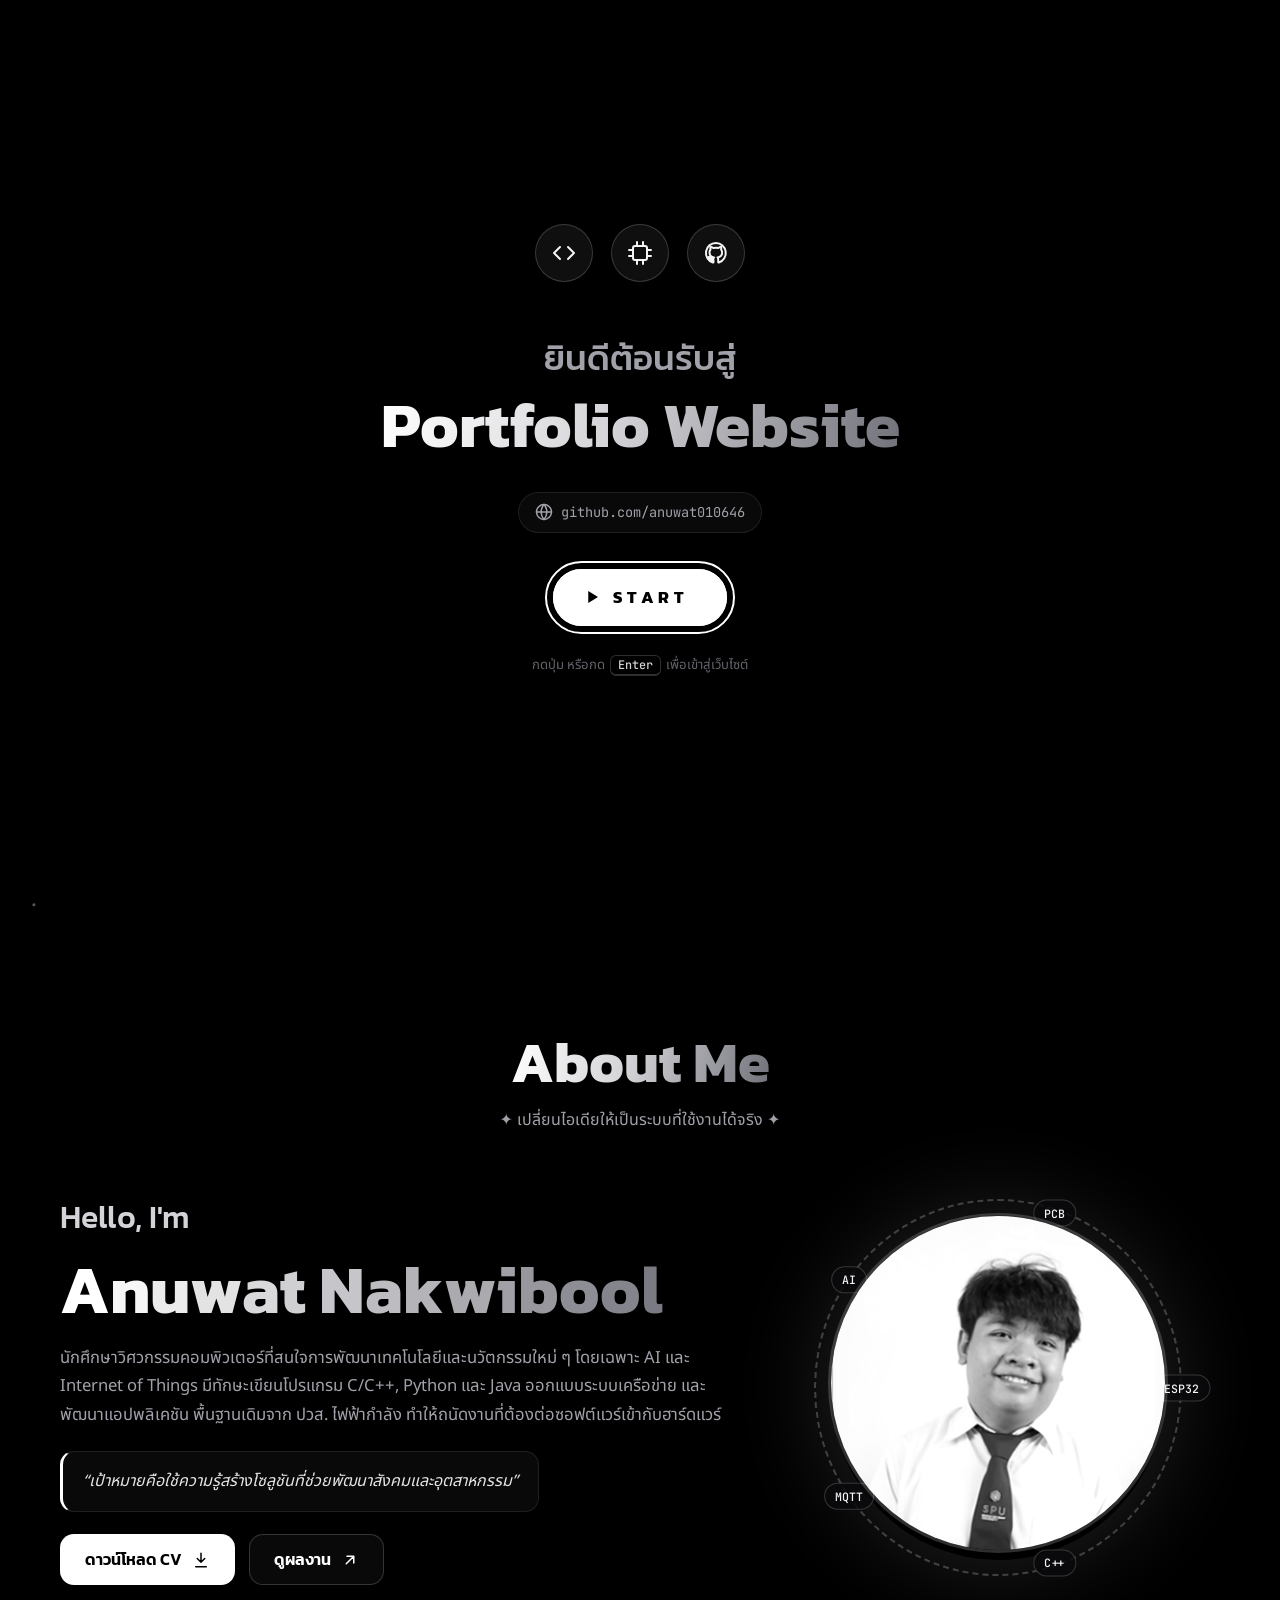
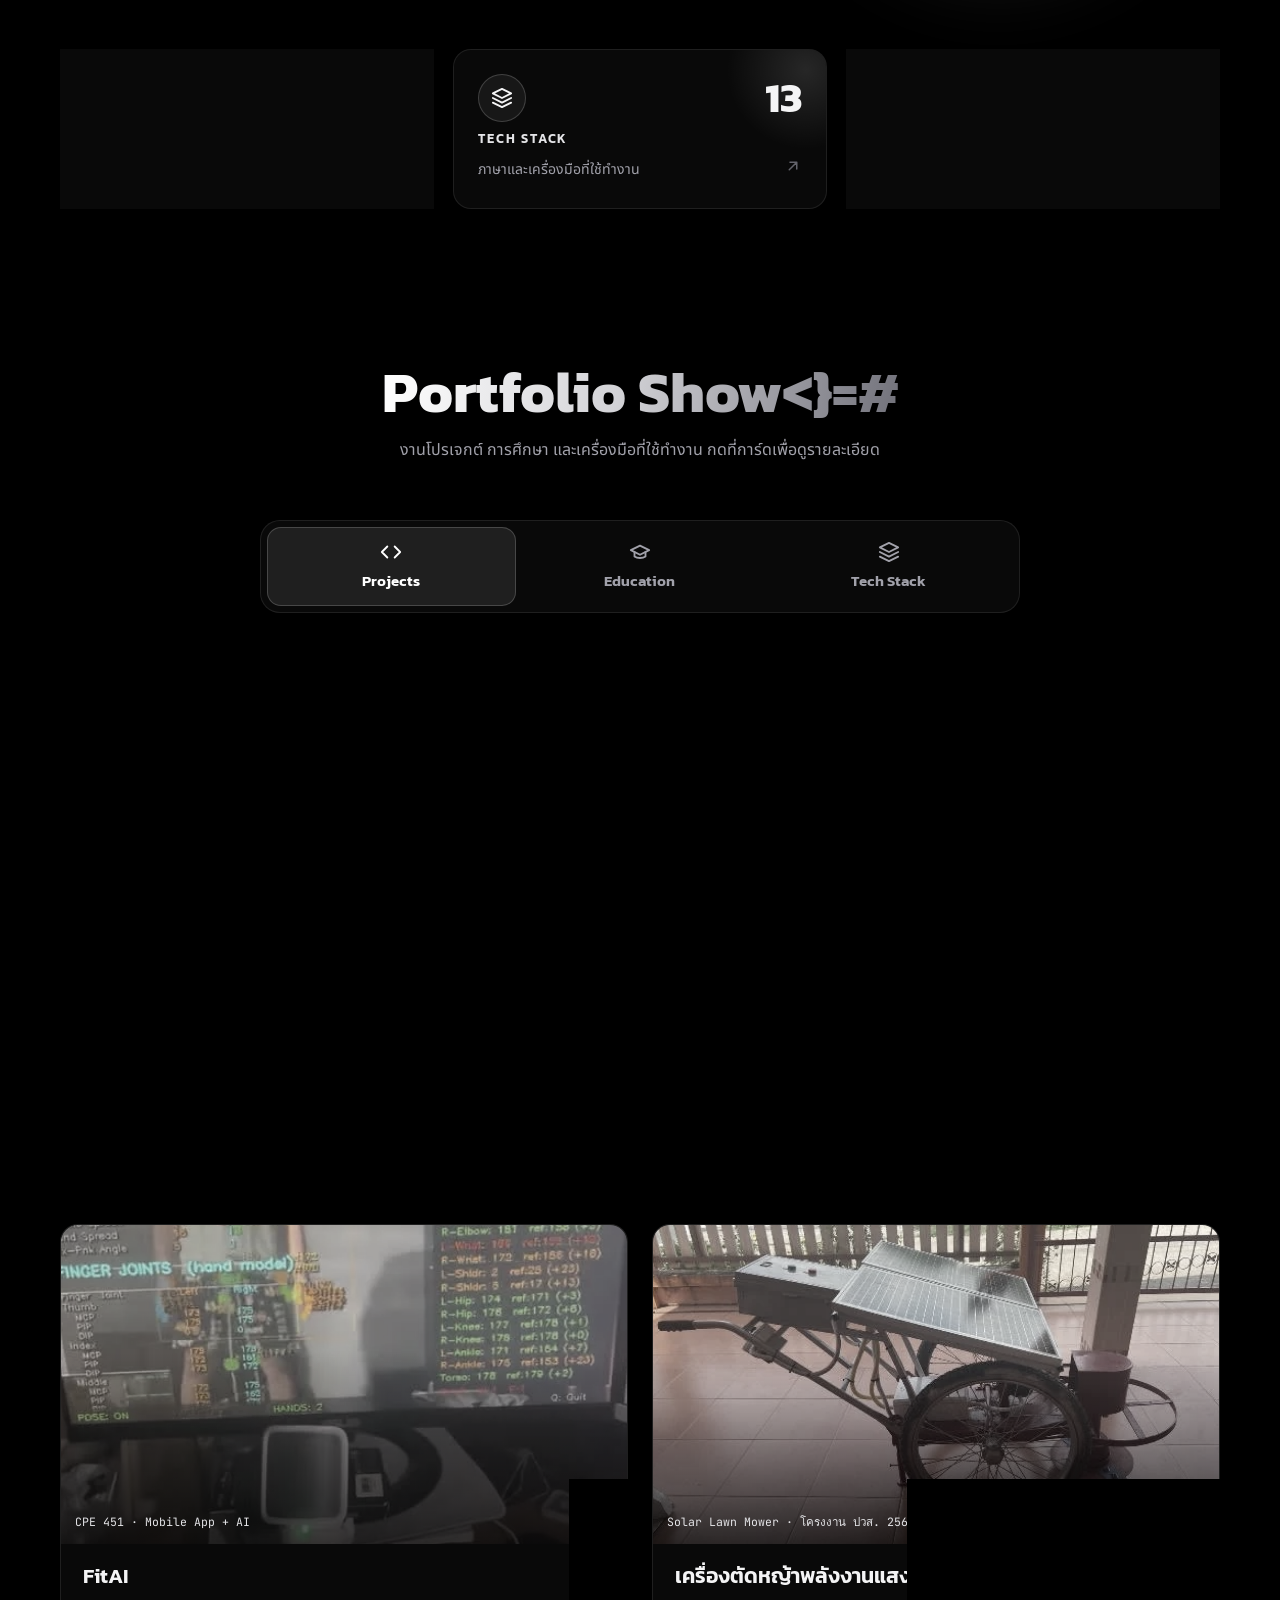
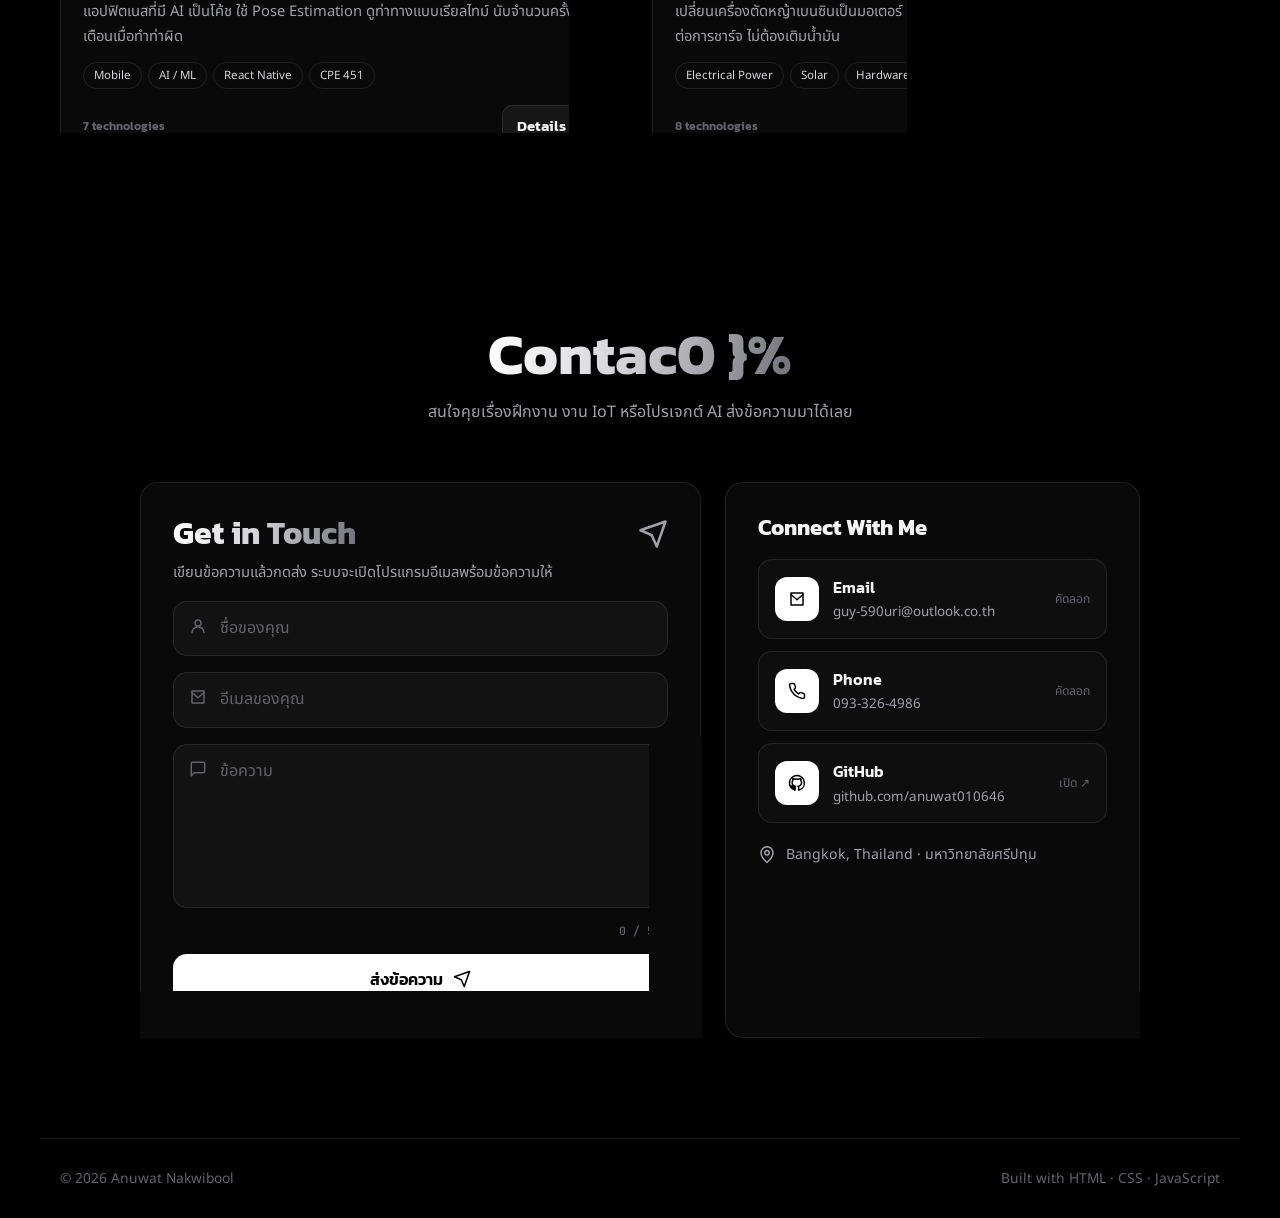
<file: index.html>
<!DOCTYPE html>
<html lang="th">
<head>
  <meta charset="UTF-8">
  <meta name="viewport" content="width=device-width, initial-scale=1.0, viewport-fit=cover">
  <title>Anuwat Nakwibool</title>
  <meta name="description" content="พอร์ตโฟลิโอของอนุวัตร นาควิบูลย์ นักศึกษาวิศวกรรมคอมพิวเตอร์ มหาวิทยาลัยศรีปทุม งาน IoT, Embedded และ AI">
  <link rel="preconnect" href="https://fonts.googleapis.com">
  <link rel="preconnect" href="https://fonts.gstatic.com" crossorigin>
  <link rel="stylesheet" href="https://fonts.googleapis.com/css2?family=Kanit:wght@400;500;600;700&family=Noto+Sans+Thai:wght@400;500;600&family=JetBrains+Mono:wght@400;500&display=swap">
  <link rel="stylesheet" href="css/style.css">
</head>
<body>

<!-- ============ WELCOME SCREEN ============ -->
<div class="welcome" id="welcome" role="dialog" aria-label="หน้าต้อนรับ">
  <div class="w-icons">
    <span><svg viewBox="0 0 24 24"><path d="M8 6 2 12l6 6M16 6l6 6-6 6"/></svg></span>
    <span><svg viewBox="0 0 24 24"><rect x="5" y="5" width="14" height="14" rx="2"/><path d="M9 1v4M15 1v4M9 19v4M15 19v4M1 9h4M1 15h4M19 9h4M19 15h4"/></svg></span>
    <span><svg viewBox="0 0 24 24"><path d="M12 2a10 10 0 0 0-3.2 19.5c.5.1.7-.2.7-.5v-1.7c-2.8.6-3.4-1.3-3.4-1.3-.5-1.2-1.1-1.5-1.1-1.5-.9-.6.1-.6.1-.6 1 .1 1.5 1 1.5 1 .9 1.5 2.4 1.1 2.9.8.1-.7.4-1.1.6-1.3-2.2-.3-4.6-1.1-4.6-5 0-1.1.4-2 1-2.7-.1-.3-.4-1.3.1-2.7 0 0 .8-.3 2.7 1a9.4 9.4 0 0 1 5 0c1.9-1.3 2.7-1 2.7-1 .5 1.4.2 2.4.1 2.7.6.7 1 1.6 1 2.7 0 3.9-2.4 4.7-4.6 5 .4.3.7.9.7 1.9V21c0 .3.2.6.7.5A10 10 0 0 0 12 2z"/></svg></span>
  </div>
  <h2><span>ยินดีต้อนรับสู่</span><br><b id="welcomeType">Portfolio Website</b></h2>
  <p class="w-url"><svg viewBox="0 0 24 24"><circle cx="12" cy="12" r="10"/><path d="M2 12h20M12 2a15 15 0 0 1 0 20M12 2a15 15 0 0 0 0 20"/></svg>github.com/anuwat010646</p>
  <button class="start-btn" id="startBtn" type="button"><span class="pulse" aria-hidden="true"></span><svg viewBox="0 0 24 24"><path d="M7 4l13 8-13 8z"/></svg>START</button>
  <p class="w-hint">กดปุ่ม หรือกด <kbd>Enter</kbd> เพื่อเข้าสู่เว็บไซต์</p>
</div>

<div class="progress" id="progress" aria-hidden="true"></div>
<div class="cur-dot" id="curDot" aria-hidden="true"></div><div class="cur-ring" id="curRing" aria-hidden="true"></div>

<!-- background -->
<div class="bg" aria-hidden="true"><i class="blob b1"></i><i class="blob b2"></i><i class="blob b3"></i><i class="grid"></i></div>

<!-- ============ NAVBAR ============ -->
<header class="nav" id="nav">
  <div class="nav-in">
    <a class="logo" href="#home" aria-label="Anuwat Nakwibool · Computer Engineering">AN<span>/CPE</span></a>
    <nav class="links" id="links" aria-label="เมนู">
      <a href="#home" class="on">Home</a>
      <a href="#about">About</a>
      <a href="#portfolio">Portfolio</a>
      <a href="#contact">Contact</a>
    </nav>
    <button class="burger" id="burger" type="button" aria-label="เปิดเมนู" aria-expanded="false"><i></i><i></i></button>
  </div>
</header>

<main>
  <!-- ============ HOME ============ -->
  <section class="home" id="home">
    <canvas class="net" id="net" aria-hidden="true"></canvas>
    <i class="spot" aria-hidden="true"></i>
    <div class="home-left reveal">
      <span class="badge"><b>✦</b> Ready to Innovate</span>
      <h1>
        <span class="h-line" data-scramble>Computer Engineering</span>
        <span class="h-line grad" data-scramble>Student</span>
      </h1>
      <p class="typed"><span id="typed"></span><i class="caret"></i></p>
      <p class="home-desc">นักศึกษาวิศวกรรมคอมพิวเตอร์ มหาวิทยาลัยศรีปทุม ชอบให้โค้ดขยับของจริง ตั้งแต่ออกแบบ PCB เขียนเฟิร์มแวร์ ESP32 ไปจนถึงเทรนโมเดล AI และทำแอปมือถือ</p>
      <div class="chips">
        <span>ESP32</span><span>C / C++</span><span>Python</span><span>MQTT</span><span>React Native</span>
      </div>
      <div class="ctas">
        <a class="btn primary magnet" href="#portfolio">ดูผลงาน <svg viewBox="0 0 24 24"><path d="M7 17 17 7M8 7h9v9"/></svg></a>
        <a class="btn ghost magnet" href="#contact">ติดต่อ <svg viewBox="0 0 24 24"><path d="M4 4h16v16H4z"/><path d="m4 6 8 7 8-7"/></svg></a>
      </div>
      <div class="socials">
        <a href="https://github.com/anuwat010646" target="_blank" rel="noopener" aria-label="GitHub"><svg viewBox="0 0 24 24"><path d="M12 2a10 10 0 0 0-3.2 19.5c.5.1.7-.2.7-.5v-1.7c-2.8.6-3.4-1.3-3.4-1.3-.5-1.2-1.1-1.5-1.1-1.5-.9-.6.1-.6.1-.6 1 .1 1.5 1 1.5 1 .9 1.5 2.4 1.1 2.9.8.1-.7.4-1.1.6-1.3-2.2-.3-4.6-1.1-4.6-5 0-1.1.4-2 1-2.7-.1-.3-.4-1.3.1-2.7 0 0 .8-.3 2.7 1a9.4 9.4 0 0 1 5 0c1.9-1.3 2.7-1 2.7-1 .5 1.4.2 2.4.1 2.7.6.7 1 1.6 1 2.7 0 3.9-2.4 4.7-4.6 5 .4.3.7.9.7 1.9V21c0 .3.2.6.7.5A10 10 0 0 0 12 2z"/></svg></a>
        <button type="button" data-copy="guy-590uri@outlook.co.th" aria-label="คัดลอกอีเมล"><svg viewBox="0 0 24 24"><path d="M4 4h16v16H4z"/><path d="m4 6 8 7 8-7"/></svg></button>
        <button type="button" data-copy="093-326-4986" aria-label="คัดลอกเบอร์โทร"><svg viewBox="0 0 24 24"><path d="M22 16.9v3a2 2 0 0 1-2.2 2 19.8 19.8 0 0 1-8.6-3.1 19.5 19.5 0 0 1-6-6A19.8 19.8 0 0 1 2.1 4.2 2 2 0 0 1 4.1 2h3a2 2 0 0 1 2 1.7c.1 1 .4 1.9.7 2.8a2 2 0 0 1-.5 2.1L8 9.9a16 16 0 0 0 6 6l1.3-1.3a2 2 0 0 1 2.1-.4c.9.3 1.8.6 2.8.7a2 2 0 0 1 1.7 2z"/></svg></button>
      </div>
    </div>

    <div class="home-right reveal">
      <div class="tilt" id="tilt">
        <div class="code-win">
          <div class="cw-bar">
            <i></i><i></i><i></i>
            <div class="cw-tabs" role="tablist" aria-label="ไฟล์ตัวอย่าง">
              <button type="button" role="tab" aria-selected="true" data-file="0">main.cpp</button>
              <button type="button" role="tab" aria-selected="false" data-file="1">trigger_esp.py</button>
              <button type="button" role="tab" aria-selected="false" data-file="2">pose_ws.js</button>
            </div>
            <button class="run" id="runBtn" type="button" aria-label="รันโค้ด"><svg viewBox="0 0 24 24"><path d="M6 4l14 8-14 8z"/></svg>Run</button>
          </div>
          <pre id="codeBox" aria-label="ตัวอย่างโค้ดจากโปรเจกต์"></pre>
          <div class="serial">
            <div class="serial-bar"><span><i class="dot" id="serialDot"></i><b id="serialName">Serial Monitor</b></span><span id="serialBaud">115200 baud</span></div>
            <div class="serial-out" id="serialOut" aria-live="polite"><span class="d">กด ▶ Run เพื่อดูผลลัพธ์</span></div>
          </div>
          <i class="glare" aria-hidden="true"></i>
        </div>
        <div class="float f1" data-depth="40"><b id="fRelay">4</b><span>Relays</span></div>
        <div class="float f2" data-depth="60"><b>MQTT</b><span>plant/data</span></div>
        <div class="float f3" data-depth="50"><b id="fReps">35</b><span>reps · AI</span></div>
      </div>
    </div>
    <a class="scroll-cue" href="#about" aria-label="เลื่อนลง"><span></span>scroll</a>
  </section>

  <!-- ============ ABOUT ============ -->
  <section class="about" id="about">
    <header class="sec-title reveal">
      <h2 data-scramble>About Me</h2>
      <p>✦ เปลี่ยนไอเดียให้เป็นระบบที่ใช้งานได้จริง ✦</p>
    </header>

    <div class="about-grid">
      <div class="about-text reveal">
        <p class="hello">Hello, I'm</p>
        <h3 class="grad name-fx" id="nameFx" tabindex="0" role="button" aria-label="Anuwat Nakwibool กดเพื่อสลับเป็นชื่อภาษาไทย">Anuwat Nakwibool</h3>
        <p class="about-p">นักศึกษาวิศวกรรมคอมพิวเตอร์ที่สนใจการพัฒนาเทคโนโลยีและนวัตกรรมใหม่ ๆ โดยเฉพาะ AI และ Internet of Things มีทักษะเขียนโปรแกรม C/C++, Python และ Java ออกแบบระบบเครือข่าย และพัฒนาแอปพลิเคชัน พื้นฐานเดิมจาก ปวส. ไฟฟ้ากำลัง ทำให้ถนัดงานที่ต้องต่อซอฟต์แวร์เข้ากับฮาร์ดแวร์</p>
        <blockquote>“เป้าหมายคือใช้ความรู้สร้างโซลูชันที่ช่วยพัฒนาสังคมและอุตสาหกรรม”</blockquote>
        <div class="ctas">
          <a class="btn primary cv-btn" href="files/Resume_Anuwat_Nakwibool.pdf" download>ดาวน์โหลด CV <svg viewBox="0 0 24 24"><path d="M12 3v12M7 10l5 5 5-5M5 21h14"/></svg></a>
          <a class="btn ghost" href="#portfolio">ดูผลงาน <svg viewBox="0 0 24 24"><path d="M7 17 17 7M8 7h9v9"/></svg></a>
        </div>
      </div>

      <div class="photo-wrap reveal">
        <div class="ring"></div>
        <div class="orbit" aria-hidden="true"><span style="--a:0deg">ESP32</span><span style="--a:72deg">C++</span><span style="--a:144deg">MQTT</span><span style="--a:216deg">AI</span><span style="--a:288deg">PCB</span></div>
        <img class="photo" src="images/profile.webp" alt="อนุวัตร นาควิบูลย์" width="852" height="1008">
      </div>
    </div>

    <div class="stats" id="stats"></div>
  </section>

  <!-- ============ PORTFOLIO SHOWCASE ============ -->
  <section class="portfolio" id="portfolio">
    <header class="sec-title reveal">
      <h2 data-scramble>Portfolio Showcase</h2>
      <p>งานโปรเจกต์ การศึกษา และเครื่องมือที่ใช้ทำงาน กดที่การ์ดเพื่อดูรายละเอียด</p>
    </header>

    <div class="tabs reveal" role="tablist" aria-label="หมวดผลงาน">
      <span class="tab-ind" id="tabInd" aria-hidden="true"></span>
      <button role="tab" aria-selected="true" data-tab="projects" id="t-projects"><svg viewBox="0 0 24 24"><path d="M8 6 2 12l6 6M16 6l6 6-6 6"/></svg>Projects</button>
      <button role="tab" aria-selected="false" data-tab="education" id="t-education"><svg viewBox="0 0 24 24"><path d="M22 10 12 5 2 10l10 5 10-5z"/><path d="M6 12v5c3 2 9 2 12 0v-5"/></svg>Education</button>
      <button role="tab" aria-selected="false" data-tab="tech" id="t-tech"><svg viewBox="0 0 24 24"><path d="M12 2 2 7l10 5 10-5-10-5zM2 17l10 5 10-5M2 12l10 5 10-5"/></svg>Tech Stack</button>
    </div>

    <div class="panel" role="tabpanel" id="p-projects" aria-labelledby="t-projects"><div class="proj-grid" id="projGrid"></div></div>
    <div class="panel" role="tabpanel" id="p-education" aria-labelledby="t-education" hidden><div class="edu-grid" id="eduGrid"><i class="edu-fill" id="eduFill"></i></div></div>
    <div class="panel" role="tabpanel" id="p-tech" aria-labelledby="t-tech" hidden><div class="marquee" aria-hidden="true"><div class="mq-track" id="mqTrack"></div></div><div class="tech-grid" id="techGrid"></div>
      <div class="langs" id="langs"></div>
    </div>
  </section>

  <!-- ============ CONTACT ============ -->
  <section class="contact" id="contact">
    <header class="sec-title reveal">
      <h2 data-scramble>Contact Me</h2>
      <p>สนใจคุยเรื่องฝึกงาน งาน IoT หรือโปรเจกต์ AI ส่งข้อความมาได้เลย</p>
    </header>

    <div class="contact-grid">
      <form class="glass form reveal" id="form" novalidate>
        <div class="f-head">
          <h3 class="grad">Get in Touch</h3>
          <svg viewBox="0 0 24 24"><path d="m22 2-7 20-4-9-9-4 20-7z"/></svg>
        </div>
        <p class="f-sub">เขียนข้อความแล้วกดส่ง ระบบจะเปิดโปรแกรมอีเมลพร้อมข้อความให้</p>
        <label class="field"><svg viewBox="0 0 24 24"><circle cx="12" cy="8" r="4"/><path d="M4 21a8 8 0 0 1 16 0"/></svg><input id="fName" name="name" placeholder="ชื่อของคุณ" required></label>
        <label class="field"><svg viewBox="0 0 24 24"><path d="M4 4h16v16H4z"/><path d="m4 6 8 7 8-7"/></svg><input id="fEmail" name="email" type="email" placeholder="อีเมลของคุณ" required></label>
        <label class="field area"><svg viewBox="0 0 24 24"><path d="M21 15a2 2 0 0 1-2 2H7l-4 4V5a2 2 0 0 1 2-2h14a2 2 0 0 1 2 2z"/></svg><textarea id="fMsg" name="message" rows="5" placeholder="ข้อความ" required></textarea></label>
        <p class="f-err" id="fErr" hidden></p>
        <button class="btn primary wide" type="submit">ส่งข้อความ <svg viewBox="0 0 24 24"><path d="m22 2-7 20-4-9-9-4 20-7z"/></svg></button>
      </form>

      <div class="glass connect reveal">
        <h3>Connect With Me</h3>
        <button class="c-item" type="button" data-copy="guy-590uri@outlook.co.th">
          <span class="c-ic"><svg viewBox="0 0 24 24"><path d="M4 4h16v16H4z"/><path d="m4 6 8 7 8-7"/></svg></span>
          <span><b>Email</b><small>guy-590uri@outlook.co.th</small></span><em>คัดลอก</em>
        </button>
        <button class="c-item" type="button" data-copy="093-326-4986">
          <span class="c-ic"><svg viewBox="0 0 24 24"><path d="M22 16.9v3a2 2 0 0 1-2.2 2 19.8 19.8 0 0 1-8.6-3.1 19.5 19.5 0 0 1-6-6A19.8 19.8 0 0 1 2.1 4.2 2 2 0 0 1 4.1 2h3a2 2 0 0 1 2 1.7c.1 1 .4 1.9.7 2.8a2 2 0 0 1-.5 2.1L8 9.9a16 16 0 0 0 6 6l1.3-1.3a2 2 0 0 1 2.1-.4c.9.3 1.8.6 2.8.7a2 2 0 0 1 1.7 2z"/></svg></span>
          <span><b>Phone</b><small>093-326-4986</small></span><em>คัดลอก</em>
        </button>
        <a class="c-item" href="https://github.com/anuwat010646" target="_blank" rel="noopener">
          <span class="c-ic"><svg viewBox="0 0 24 24"><path d="M12 2a10 10 0 0 0-3.2 19.5c.5.1.7-.2.7-.5v-1.7c-2.8.6-3.4-1.3-3.4-1.3-.5-1.2-1.1-1.5-1.1-1.5-.9-.6.1-.6.1-.6 1 .1 1.5 1 1.5 1 .9 1.5 2.4 1.1 2.9.8.1-.7.4-1.1.6-1.3-2.2-.3-4.6-1.1-4.6-5 0-1.1.4-2 1-2.7-.1-.3-.4-1.3.1-2.7 0 0 .8-.3 2.7 1a9.4 9.4 0 0 1 5 0c1.9-1.3 2.7-1 2.7-1 .5 1.4.2 2.4.1 2.7.6.7 1 1.6 1 2.7 0 3.9-2.4 4.7-4.6 5 .4.3.7.9.7 1.9V21c0 .3.2.6.7.5A10 10 0 0 0 12 2z"/></svg></span>
          <span><b>GitHub</b><small>github.com/anuwat010646</small></span><em>เปิด ↗</em>
        </a>
        <div class="loc"><svg viewBox="0 0 24 24"><path d="M12 22s8-7 8-13a8 8 0 0 0-16 0c0 6 8 13 8 13z"/><circle cx="12" cy="9" r="3"/></svg>Bangkok, Thailand · มหาวิทยาลัยศรีปทุม</div>
      </div>
    </div>
  </section>
</main>

<button class="to-top" id="toTop" type="button" aria-label="กลับขึ้นด้านบน"><svg class="ring-svg" viewBox="0 0 48 48"><circle cx="24" cy="24" r="21"/><circle id="toTopRing" cx="24" cy="24" r="21"/></svg><svg viewBox="0 0 24 24"><path d="M12 19V5M5 12l7-7 7 7"/></svg></button>

<footer class="foot">
  <span>© 2026 Anuwat Nakwibool</span>
  <span>Built with HTML · CSS · JavaScript</span>
</footer>

<!-- ============ PROJECT DETAIL ============ -->
<div class="detail" id="detail" role="dialog" aria-modal="true" aria-labelledby="dTitle" hidden>
  <div class="d-in" id="dBody"></div>
</div>

<!-- lightbox + toast -->
<dialog id="zoom" aria-label="ภาพขยาย">
  <form method="dialog"><button class="x" type="submit" aria-label="ปิด">✕</button></form>
  <img id="zoomImg" alt="">
  <p id="zoomCap"></p>
</dialog>
<div class="toast" id="toast" role="status" hidden></div>

<script src="js/data.js"></script>
<script src="js/main.js"></script>
</body>
</html>
</file>
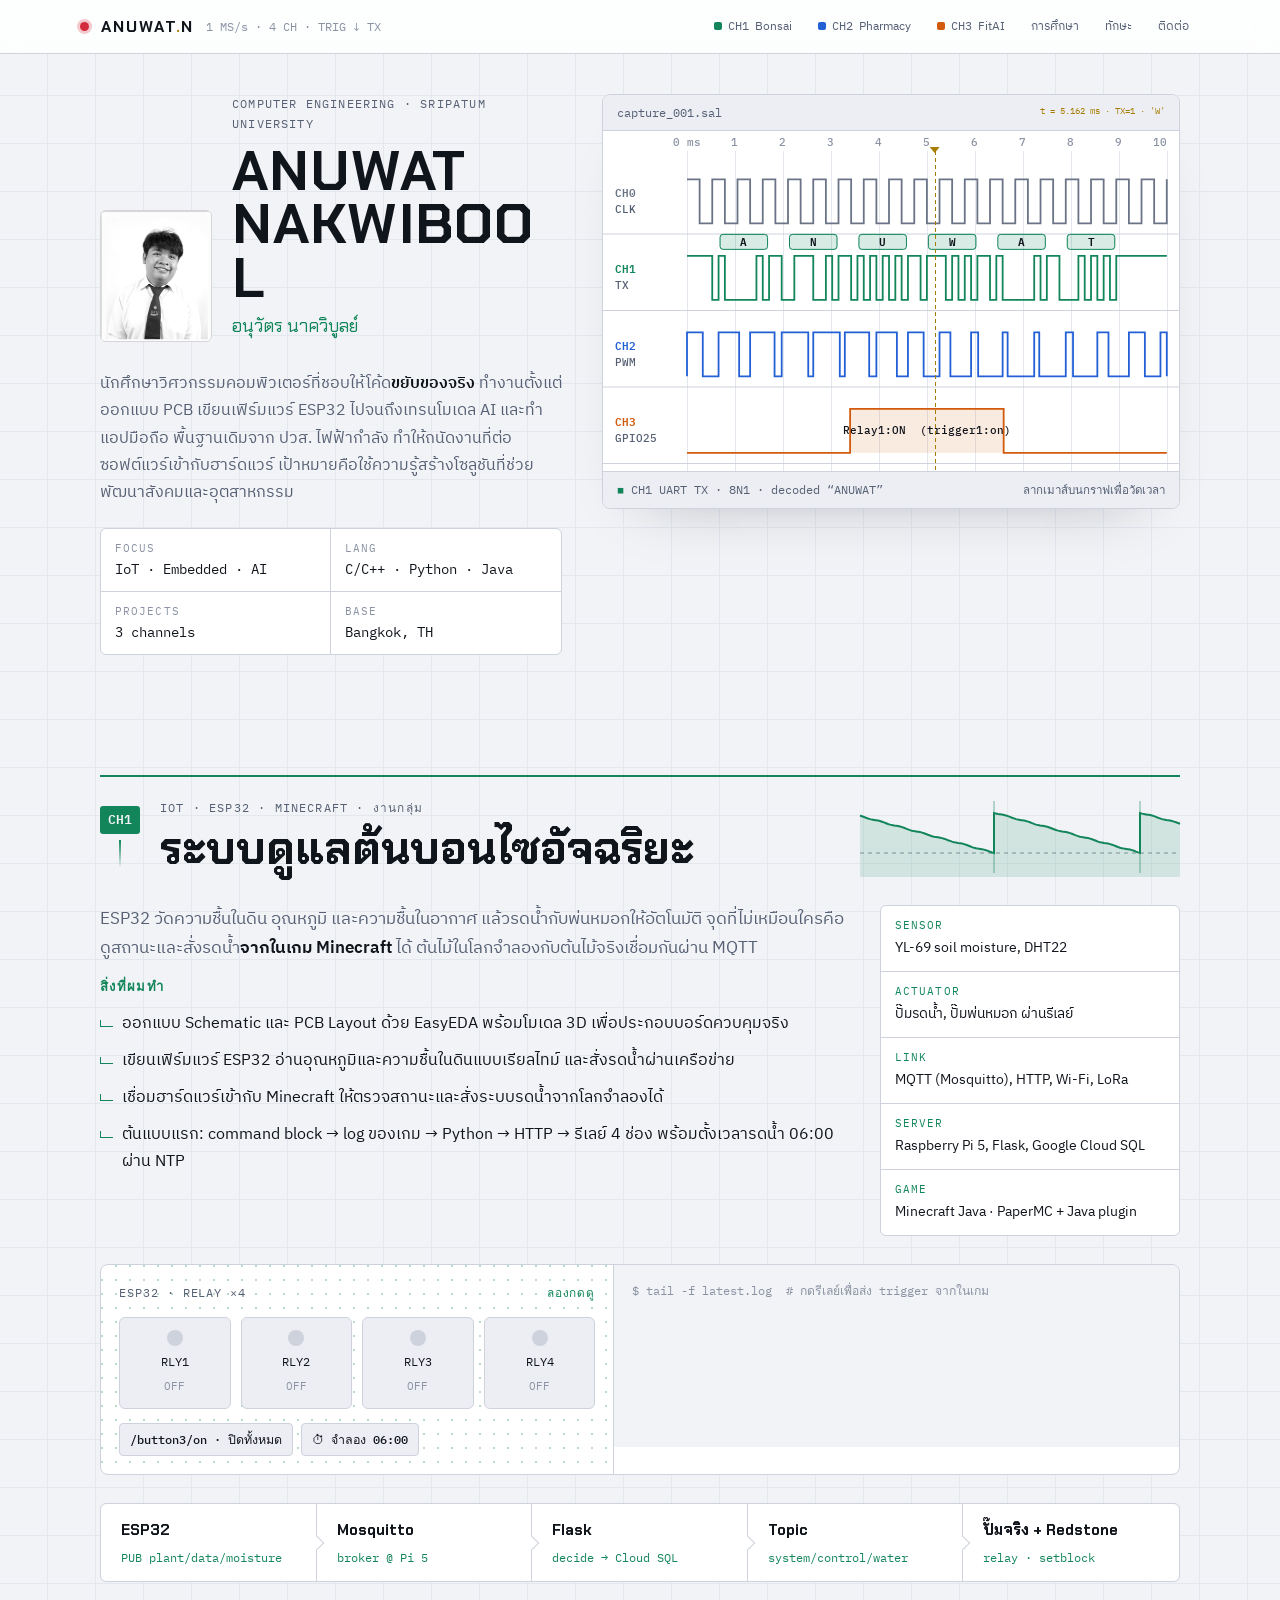
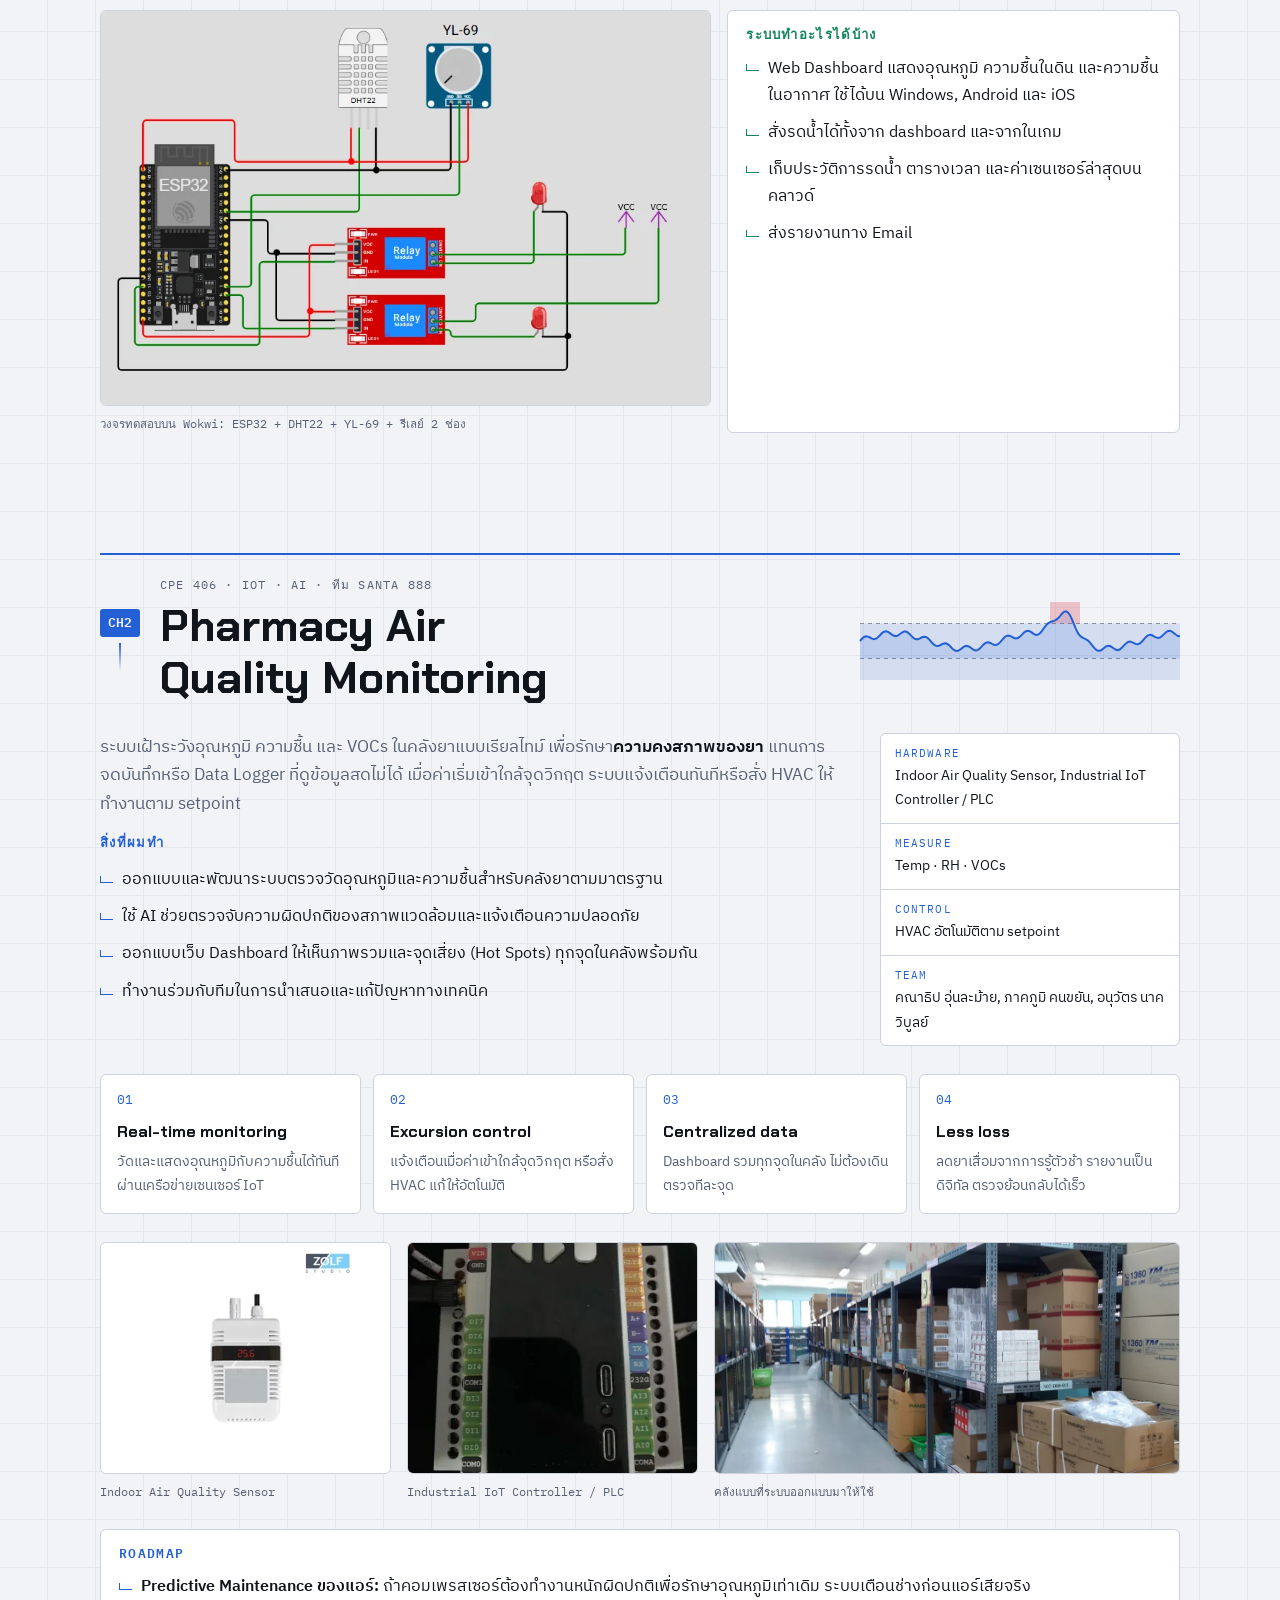
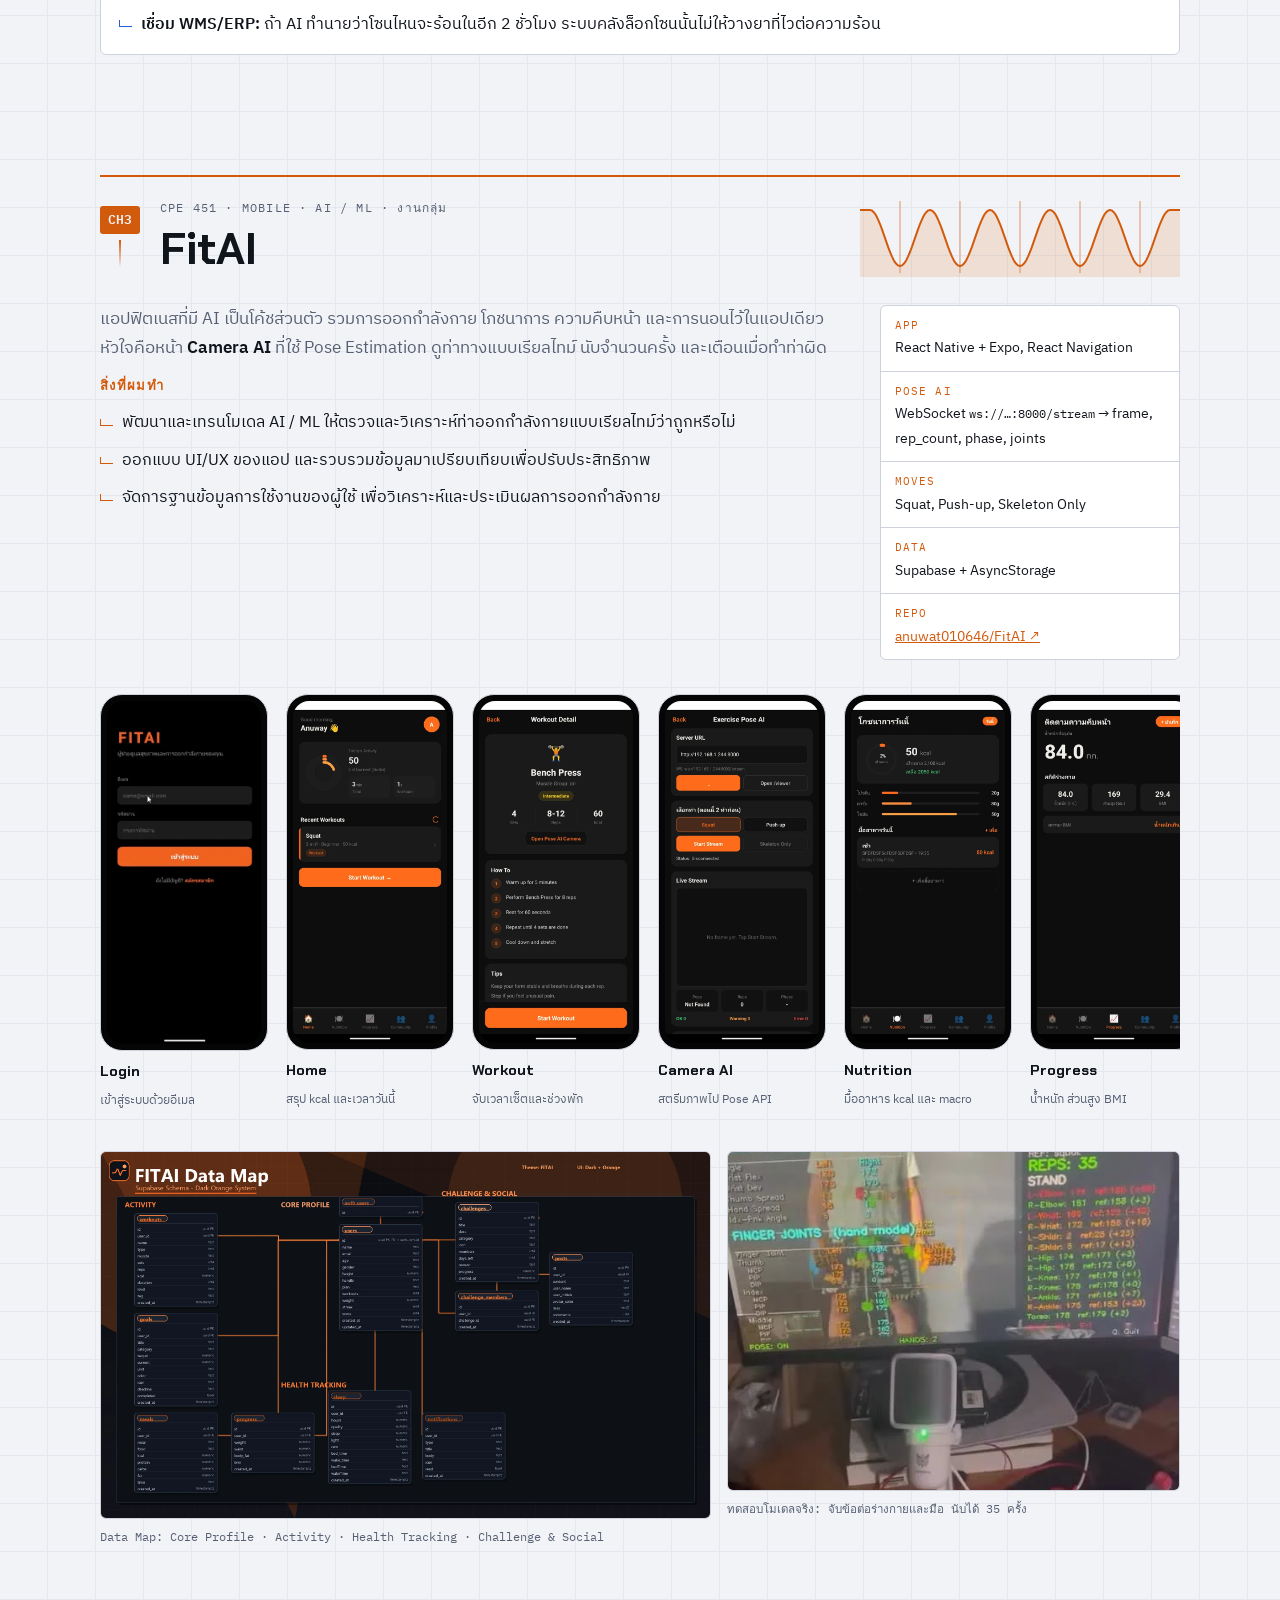
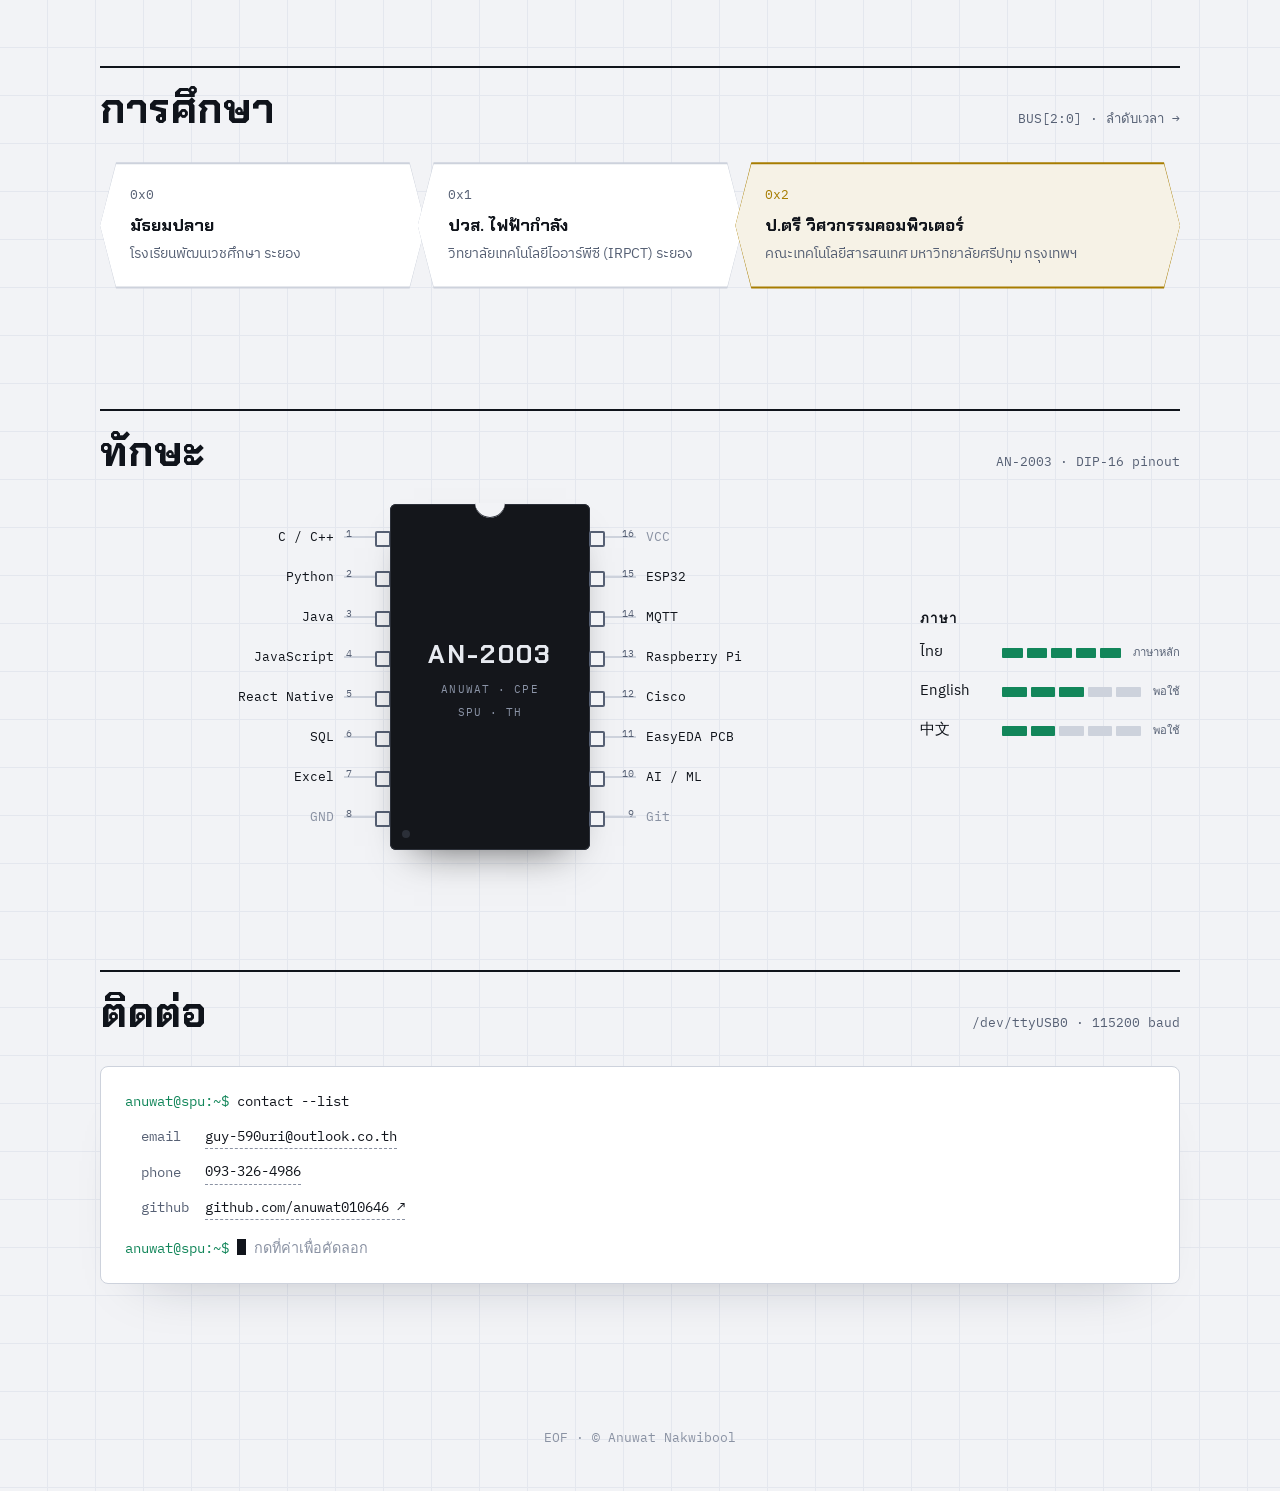
<file: v1-logic-analyzer/index.html>
<!DOCTYPE html>
<html lang="th">
<head>
  <meta charset="UTF-8">
  <meta name="viewport" content="width=device-width, initial-scale=1.0, viewport-fit=cover">
  <title>Anuwat Nakwibool</title>
  <meta name="description" content="พอร์ตโฟลิโอของอนุวัตร นาควิบูลย์ นักศึกษาวิศวกรรมคอมพิวเตอร์ มหาวิทยาลัยศรีปทุม งาน IoT, Embedded และ AI">
  <link rel="preconnect" href="https://fonts.googleapis.com">
  <link rel="preconnect" href="https://fonts.gstatic.com" crossorigin>
  <link rel="stylesheet" href="https://fonts.googleapis.com/css2?family=Chakra+Petch:wght@500;600;700&family=IBM+Plex+Mono:wght@400;500;600&family=IBM+Plex+Sans+Thai:wght@400;500;600&display=swap">
  <link rel="stylesheet" href="css/style.css">
</head>
<body>

<!-- ============ TOOLBAR (logic-analyzer style) ============ -->
<header class="toolbar">
  <div class="tb-left">
    <span class="rec" aria-hidden="true"></span>
    <span class="tb-brand">ANUWAT<span>.</span>N</span>
    <span class="tb-meta">1 MS/s · 4 CH · TRIG ↓ TX</span>
  </div>
  <nav class="tb-nav" aria-label="เมนู">
    <a href="#ch1" style="--c:var(--ch1)"><i></i>CH1 <span>Bonsai</span></a>
    <a href="#ch2" style="--c:var(--ch2)"><i></i>CH2 <span>Pharmacy</span></a>
    <a href="#ch3" style="--c:var(--ch3)"><i></i>CH3 <span>FitAI</span></a>
    <a href="#bus"><span>การศึกษา</span></a>
    <a href="#pinout"><span>ทักษะ</span></a>
    <a href="#tty"><span>ติดต่อ</span></a>
  </nav>
</header>

<main class="wrap">

  <!-- ============ HERO: capture window ============ -->
  <section class="hero" aria-labelledby="name">
    <div class="hero-id">
      <img class="avatar" src="../images/profile.webp" alt="อนุวัตร นาควิบูลย์" width="220" height="259">
      <div class="id-text">
        <p class="kicker">Computer Engineering · Sripatum University</p>
        <h1 id="name"><span class="glitch" data-text="ANUWAT">ANUWAT</span><br>NAKWIBOOL</h1>
        <p class="thai-name">อนุวัตร นาควิบูลย์</p>
      </div>
    </div>

    <div class="capture">
      <div class="cap-head">
        <span>capture_001.sal</span>
        <span id="cursorRead" class="mono">t = 0.000 ms</span>
      </div>
      <canvas id="scope" aria-label="กราฟสัญญาณดิจิทัล 4 ช่อง ช่อง TX ส่งชื่อ ANUWAT ผ่าน UART" role="img"></canvas>
      <div class="cap-foot">
        <span><b style="color:var(--ch1)">■</b> CH1 UART TX · 8N1 · decoded “ANUWAT”</span>
        <span>ลากเมาส์บนกราฟเพื่อวัดเวลา</span>
      </div>
    </div>

    <div class="hero-about">
      <p>นักศึกษาวิศวกรรมคอมพิวเตอร์ที่ชอบให้โค้ด<strong>ขยับของจริง</strong> ทำงานตั้งแต่ออกแบบ PCB เขียนเฟิร์มแวร์ ESP32 ไปจนถึงเทรนโมเดล AI และทำแอปมือถือ พื้นฐานเดิมจาก ปวส. ไฟฟ้ากำลัง ทำให้ถนัดงานที่ต่อซอฟต์แวร์เข้ากับฮาร์ดแวร์ เป้าหมายคือใช้ความรู้สร้างโซลูชันที่ช่วยพัฒนาสังคมและอุตสาหกรรม</p>
      <dl class="meas">
        <div><dt>Focus</dt><dd>IoT · Embedded · AI</dd></div>
        <div><dt>Lang</dt><dd>C/C++ · Python · Java</dd></div>
        <div><dt>Projects</dt><dd>3 channels</dd></div>
        <div><dt>Base</dt><dd>Bangkok, TH</dd></div>
      </dl>
    </div>
  </section>

  <!-- ============ CH1: BONSAI ============ -->
  <section class="channel" id="ch1" style="--c:var(--ch1)">
    <header class="ch-head">
      <div class="ch-tag"><span>CH1</span><i></i></div>
      <div class="ch-title">
        <p class="kicker">IoT · ESP32 · Minecraft · งานกลุ่ม</p>
        <h2>ระบบดูแลต้นบอนไซอัจฉริยะ</h2>
      </div>
      <svg class="sig" data-sig="moisture" viewBox="0 0 320 80" preserveAspectRatio="none" aria-label="กราฟความชื้นในดิน ลดลงจนถึง 40% แล้วระบบรดน้ำ"></svg>
    </header>

    <div class="ch-body">
      <div class="ch-main">
        <p class="lead">ESP32 วัดความชื้นในดิน อุณหภูมิ และความชื้นในอากาศ แล้วรดน้ำกับพ่นหมอกให้อัตโนมัติ จุดที่ไม่เหมือนใครคือดูสถานะและสั่งรดน้ำ<strong>จากในเกม Minecraft</strong> ได้ ต้นไม้ในโลกจำลองกับต้นไม้จริงเชื่อมกันผ่าน MQTT</p>
        <h3 class="did">สิ่งที่ผมทำ</h3>
        <ul class="bul">
          <li>ออกแบบ Schematic และ PCB Layout ด้วย EasyEDA พร้อมโมเดล 3D เพื่อประกอบบอร์ดควบคุมจริง</li>
          <li>เขียนเฟิร์มแวร์ ESP32 อ่านอุณหภูมิและความชื้นในดินแบบเรียลไทม์ และสั่งรดน้ำผ่านเครือข่าย</li>
          <li>เชื่อมฮาร์ดแวร์เข้ากับ Minecraft ให้ตรวจสถานะและสั่งระบบรดน้ำจากโลกจำลองได้</li>
          <li>ต้นแบบแรก: command block → log ของเกม → Python → HTTP → รีเลย์ 4 ช่อง พร้อมตั้งเวลารดน้ำ 06:00 ผ่าน NTP</li>
        </ul>
      </div>
      <aside class="spec">
        <dl>
          <div><dt>Sensor</dt><dd>YL-69 soil moisture, DHT22</dd></div>
          <div><dt>Actuator</dt><dd>ปั๊มรดน้ำ, ปั๊มพ่นหมอก ผ่านรีเลย์</dd></div>
          <div><dt>Link</dt><dd>MQTT (Mosquitto), HTTP, Wi-Fi, LoRa</dd></div>
          <div><dt>Server</dt><dd>Raspberry Pi 5, Flask, Google Cloud SQL</dd></div>
          <div><dt>Game</dt><dd>Minecraft Java · PaperMC + Java plugin</dd></div>
        </dl>
      </aside>
    </div>

    <!-- simulator -->
    <div class="sim">
      <div class="sim-board">
        <div class="sim-label">ESP32 · RELAY ×4 <span>ลองกดดู</span></div>
        <div class="relays" id="relays"></div>
        <div class="sim-btns">
          <button class="btn" id="allOff" type="button">/button3/on · ปิดทั้งหมด</button>
          <button class="btn" id="dawn" type="button">⏱ จำลอง 06:00</button>
        </div>
      </div>
      <div class="term" id="term" aria-live="polite"><span class="d">$ tail -f latest.log  # กดรีเลย์เพื่อส่ง trigger จากในเกม</span></div>
    </div>

    <!-- architecture -->
    <ol class="pipe" aria-label="สถาปัตยกรรมระบบ">
      <li><b>ESP32</b><code>PUB plant/data/moisture</code></li>
      <li><b>Mosquitto</b><code>broker @ Pi 5</code></li>
      <li><b>Flask</b><code>decide → Cloud SQL</code></li>
      <li><b>Topic</b><code>system/control/water</code></li>
      <li><b>ปั๊มจริง + Redstone</b><code>relay · setblock</code></li>
    </ol>

    <div class="figs two">
      <figure><button type="button" data-zoom><img src="../images/bonsai-wokwi.webp" alt="วงจร ESP32 กับ DHT22, YL-69 และรีเลย์บน Wokwi" width="844" height="545"></button><figcaption>วงจรทดสอบบน Wokwi: ESP32 + DHT22 + YL-69 + รีเลย์ 2 ช่อง</figcaption></figure>
      <div class="card">
        <h3 class="did">ระบบทำอะไรได้บ้าง</h3>
        <ul class="bul">
          <li>Web Dashboard แสดงอุณหภูมิ ความชื้นในดิน และความชื้นในอากาศ ใช้ได้บน Windows, Android และ iOS</li>
          <li>สั่งรดน้ำได้ทั้งจาก dashboard และจากในเกม</li>
          <li>เก็บประวัติการรดน้ำ ตารางเวลา และค่าเซนเซอร์ล่าสุดบนคลาวด์</li>
          <li>ส่งรายงานทาง Email</li>
        </ul>
      </div>
    </div>
  </section>

  <!-- ============ CH2: PHARMACY ============ -->
  <section class="channel" id="ch2" style="--c:var(--ch2)">
    <header class="ch-head">
      <div class="ch-tag"><span>CH2</span><i></i></div>
      <div class="ch-title">
        <p class="kicker">CPE 406 · IoT · AI · ทีม SANTA 888</p>
        <h2>Pharmacy Air Quality Monitoring</h2>
      </div>
      <svg class="sig" data-sig="temp" viewBox="0 0 320 80" preserveAspectRatio="none" aria-label="กราฟอุณหภูมิในคลังยาอยู่ในช่วงปลอดภัย มีจุดหนึ่งเกินและระบบแจ้งเตือน"></svg>
    </header>

    <div class="ch-body">
      <div class="ch-main">
        <p class="lead">ระบบเฝ้าระวังอุณหภูมิ ความชื้น และ VOCs ในคลังยาแบบเรียลไทม์ เพื่อรักษา<strong>ความคงสภาพของยา</strong> แทนการจดบันทึกหรือ Data Logger ที่ดูข้อมูลสดไม่ได้ เมื่อค่าเริ่มเข้าใกล้จุดวิกฤต ระบบแจ้งเตือนทันทีหรือสั่ง HVAC ให้ทำงานตาม setpoint</p>
        <h3 class="did">สิ่งที่ผมทำ</h3>
        <ul class="bul">
          <li>ออกแบบและพัฒนาระบบตรวจวัดอุณหภูมิและความชื้นสำหรับคลังยาตามมาตรฐาน</li>
          <li>ใช้ AI ช่วยตรวจจับความผิดปกติของสภาพแวดล้อมและแจ้งเตือนความปลอดภัย</li>
          <li>ออกแบบเว็บ Dashboard ให้เห็นภาพรวมและจุดเสี่ยง (Hot Spots) ทุกจุดในคลังพร้อมกัน</li>
          <li>ทำงานร่วมกับทีมในการนำเสนอและแก้ปัญหาทางเทคนิค</li>
        </ul>
      </div>
      <aside class="spec">
        <dl>
          <div><dt>Hardware</dt><dd>Indoor Air Quality Sensor, Industrial IoT Controller / PLC</dd></div>
          <div><dt>Measure</dt><dd>Temp · RH · VOCs</dd></div>
          <div><dt>Control</dt><dd>HVAC อัตโนมัติตาม setpoint</dd></div>
          <div><dt>Team</dt><dd>คณาธิป อุ่นละม้าย, ภาคภูมิ คนขยัน, อนุวัตร นาควิบูลย์</dd></div>
        </dl>
      </aside>
    </div>

    <div class="objs">
      <div class="obj"><code>01</code><b>Real-time monitoring</b><p>วัดและแสดงอุณหภูมิกับความชื้นได้ทันทีผ่านเครือข่ายเซนเซอร์ IoT</p></div>
      <div class="obj"><code>02</code><b>Excursion control</b><p>แจ้งเตือนเมื่อค่าเข้าใกล้จุดวิกฤต หรือสั่ง HVAC แก้ให้อัตโนมัติ</p></div>
      <div class="obj"><code>03</code><b>Centralized data</b><p>Dashboard รวมทุกจุดในคลัง ไม่ต้องเดินตรวจทีละจุด</p></div>
      <div class="obj"><code>04</code><b>Less loss</b><p>ลดยาเสื่อมจากการรู้ตัวช้า รายงานเป็นดิจิทัล ตรวจย้อนกลับได้เร็ว</p></div>
    </div>

    <div class="figs three">
      <figure><button type="button" data-zoom><img class="contain" src="../images/pharmacy-iaq-sensor.webp" alt="Indoor Air Quality Sensor" width="300" height="300"></button><figcaption>Indoor Air Quality Sensor</figcaption></figure>
      <figure><button type="button" data-zoom><img class="cover" src="../images/pharmacy-plc.webp" alt="Industrial IoT Controller / PLC" width="415" height="421"></button><figcaption>Industrial IoT Controller / PLC</figcaption></figure>
      <figure><button type="button" data-zoom><img class="cover" src="../images/pharmacy-warehouse.webp" alt="ภาพคลังเก็บยาและสินค้า" width="800" height="370"></button><figcaption>คลังแบบที่ระบบออกแบบมาให้ใช้</figcaption></figure>
    </div>

    <div class="card">
      <h3 class="did">Roadmap</h3>
      <ul class="bul">
        <li><strong>Predictive Maintenance ของแอร์:</strong> ถ้าคอมเพรสเซอร์ต้องทำงานหนักผิดปกติเพื่อรักษาอุณหภูมิเท่าเดิม ระบบเตือนช่างก่อนแอร์เสียจริง</li>
        <li><strong>เชื่อม WMS/ERP:</strong> ถ้า AI ทำนายว่าโซนไหนจะร้อนในอีก 2 ชั่วโมง ระบบคลังล็อกโซนนั้นไม่ให้วางยาที่ไวต่อความร้อน</li>
      </ul>
    </div>
  </section>

  <!-- ============ CH3: FITAI ============ -->
  <section class="channel" id="ch3" style="--c:var(--ch3)">
    <header class="ch-head">
      <div class="ch-tag"><span>CH3</span><i></i></div>
      <div class="ch-title">
        <p class="kicker">CPE 451 · Mobile · AI / ML · งานกลุ่ม</p>
        <h2>FitAI</h2>
      </div>
      <svg class="sig" data-sig="reps" viewBox="0 0 320 80" preserveAspectRatio="none" aria-label="กราฟมุมเข่าขณะ squat ขึ้นลง 5 ครั้ง นับ rep ได้ 5"></svg>
    </header>

    <div class="ch-body">
      <div class="ch-main">
        <p class="lead">แอปฟิตเนสที่มี AI เป็นโค้ชส่วนตัว รวมการออกกำลังกาย โภชนาการ ความคืบหน้า และการนอนไว้ในแอปเดียว หัวใจคือหน้า <strong>Camera AI</strong> ที่ใช้ Pose Estimation ดูท่าทางแบบเรียลไทม์ นับจำนวนครั้ง และเตือนเมื่อทำท่าผิด</p>
        <h3 class="did">สิ่งที่ผมทำ</h3>
        <ul class="bul">
          <li>พัฒนาและเทรนโมเดล AI / ML ให้ตรวจและวิเคราะห์ท่าออกกำลังกายแบบเรียลไทม์ว่าถูกหรือไม่</li>
          <li>ออกแบบ UI/UX ของแอป และรวบรวมข้อมูลมาเปรียบเทียบเพื่อปรับประสิทธิภาพ</li>
          <li>จัดการฐานข้อมูลการใช้งานของผู้ใช้ เพื่อวิเคราะห์และประเมินผลการออกกำลังกาย</li>
        </ul>
      </div>
      <aside class="spec">
        <dl>
          <div><dt>App</dt><dd>React Native + Expo, React Navigation</dd></div>
          <div><dt>Pose AI</dt><dd>WebSocket <code>ws://…:8000/stream</code> → frame, rep_count, phase, joints</dd></div>
          <div><dt>Moves</dt><dd>Squat, Push-up, Skeleton Only</dd></div>
          <div><dt>Data</dt><dd>Supabase + AsyncStorage</dd></div>
          <div><dt>Repo</dt><dd><a href="https://github.com/anuwat010646/FitAI" target="_blank" rel="noopener">anuwat010646/FitAI ↗</a></dd></div>
        </dl>
      </aside>
    </div>

    <div class="phones" aria-label="หน้าจอแอป FitAI">
      <div class="phone"><button type="button" data-zoom><img src="../images/fitai-login.webp" alt="หน้า Login" width="540" height="1204"></button><b>Login</b><span>เข้าสู่ระบบด้วยอีเมล</span></div>
      <div class="phone"><button type="button" data-zoom><img src="../images/fitai-home.webp" alt="หน้า Home Dashboard" width="540" height="1200"></button><b>Home</b><span>สรุป kcal และเวลาวันนี้</span></div>
      <div class="phone"><button type="button" data-zoom><img src="../images/fitai-workout-detail.webp" alt="หน้า Workout Detail" width="540" height="1200"></button><b>Workout</b><span>จับเวลาเซ็ตและช่วงพัก</span></div>
      <div class="phone"><button type="button" data-zoom><img src="../images/fitai-camera-ai.webp" alt="หน้า Camera AI" width="540" height="1200"></button><b>Camera AI</b><span>สตรีมภาพไป Pose API</span></div>
      <div class="phone"><button type="button" data-zoom><img src="../images/fitai-nutrition.webp" alt="หน้า Nutrition" width="540" height="1200"></button><b>Nutrition</b><span>มื้ออาหาร kcal และ macro</span></div>
      <div class="phone"><button type="button" data-zoom><img src="../images/fitai-progress.webp" alt="หน้า Progress" width="540" height="1200"></button><b>Progress</b><span>น้ำหนัก ส่วนสูง BMI</span></div>
      <div class="phone"><button type="button" data-zoom><img src="../images/fitai-sleep.webp" alt="หน้า Sleep Tracker" width="540" height="1200"></button><b>Sleep</b><span>ชั่วโมงนอน กราฟ 7 วัน</span></div>
    </div>

    <div class="figs two">
      <figure><button type="button" data-zoom><img src="../images/fitai-data-map.webp" alt="FitAI Data Map: schema ฐานข้อมูล" width="2200" height="1320"></button><figcaption>Data Map: Core Profile · Activity · Health Tracking · Challenge &amp; Social</figcaption></figure>
      <figure><button type="button" data-zoom><img class="cover tall" src="../images/fitai-pose-test.webp" alt="ทดสอบโมเดลตรวจท่าทาง แสดง skeleton และนับ REPS 35" width="536" height="960"></button><figcaption>ทดสอบโมเดลจริง: จับข้อต่อร่างกายและมือ นับได้ 35 ครั้ง</figcaption></figure>
    </div>
  </section>

  <!-- ============ EDUCATION: bus timing ============ -->
  <section id="bus" class="block">
    <header class="block-head"><h2>การศึกษา</h2><code>BUS[2:0] · ลำดับเวลา →</code></header>
    <div class="bus" role="list">
      <div class="seg" role="listitem"><code>0x0</code><b>มัธยมปลาย</b><span>โรงเรียนพัฒนเวชศึกษา ระยอง</span></div>
      <div class="seg" role="listitem"><code>0x1</code><b>ปวส. ไฟฟ้ากำลัง</b><span>วิทยาลัยเทคโนโลยีไออาร์พีซี (IRPCT) ระยอง</span></div>
      <div class="seg now" role="listitem"><code>0x2</code><b>ป.ตรี วิศวกรรมคอมพิวเตอร์</b><span>คณะเทคโนโลยีสารสนเทศ มหาวิทยาลัยศรีปทุม กรุงเทพฯ</span></div>
    </div>
  </section>

  <!-- ============ SKILLS: IC pinout ============ -->
  <section id="pinout" class="block">
    <header class="block-head"><h2>ทักษะ</h2><code>AN-2003 · DIP-16 pinout</code></header>
    <div class="ic-wrap">
      <div class="ic" aria-label="ทักษะ แสดงเป็นขาของชิป">
        <ul class="pins left">
          <li><span>C / C++</span><i>1</i></li>
          <li><span>Python</span><i>2</i></li>
          <li><span>Java</span><i>3</i></li>
          <li><span>JavaScript</span><i>4</i></li>
          <li><span>React Native</span><i>5</i></li>
          <li><span>SQL</span><i>6</i></li>
          <li><span>Excel</span><i>7</i></li>
          <li><span>GND</span><i>8</i></li>
        </ul>
        <div class="die">
          <span class="notch" aria-hidden="true"></span>
          <b>AN-2003</b>
          <small>ANUWAT · CPE</small>
          <small>SPU · TH</small>
        </div>
        <ul class="pins right">
          <li><i>16</i><span>VCC</span></li>
          <li><i>15</i><span>ESP32</span></li>
          <li><i>14</i><span>MQTT</span></li>
          <li><i>13</i><span>Raspberry Pi</span></li>
          <li><i>12</i><span>Cisco</span></li>
          <li><i>11</i><span>EasyEDA PCB</span></li>
          <li><i>10</i><span>AI / ML</span></li>
          <li><i>9</i><span>Git</span></li>
        </ul>
      </div>
      <div class="langs">
        <h3 class="did">ภาษา</h3>
        <div class="lang"><span>ไทย</span><div class="lvl" data-v="5"></div><small>ภาษาหลัก</small></div>
        <div class="lang"><span>English</span><div class="lvl" data-v="3"></div><small>พอใช้</small></div>
        <div class="lang"><span>中文</span><div class="lvl" data-v="2"></div><small>พอใช้</small></div>
      </div>
    </div>
  </section>

  <!-- ============ CONTACT: serial console ============ -->
  <section id="tty" class="block">
    <header class="block-head"><h2>ติดต่อ</h2><code>/dev/ttyUSB0 · 115200 baud</code></header>
    <div class="tty">
      <p><span class="pr">anuwat@spu:~$</span> contact --list</p>
      <div class="tty-row"><code>email </code><button class="cp" type="button" data-copy="guy-590uri@outlook.co.th">guy-590uri@outlook.co.th</button></div>
      <div class="tty-row"><code>phone </code><button class="cp" type="button" data-copy="093-326-4986">093-326-4986</button></div>
      <div class="tty-row"><code>github</code><a class="cp" href="https://github.com/anuwat010646" target="_blank" rel="noopener">github.com/anuwat010646 ↗</a></div>
      <p class="tty-hint"><span class="pr">anuwat@spu:~$</span> <span class="caret"></span> <span class="muted">กดที่ค่าเพื่อคัดลอก</span></p>
    </div>
  </section>

  <footer class="foot"><code>EOF · © Anuwat Nakwibool</code></footer>
</main>

<dialog id="zoom" aria-label="ภาพขยาย">
  <form method="dialog"><button class="x" type="submit">ESC ปิด</button></form>
  <img id="zoomImg" alt="">
  <p id="zoomCap"></p>
</dialog>
<div class="toast" id="toast" role="status" hidden>คัดลอกแล้ว</div>

<script src="js/main.js"></script>
</body>
</html>
</file>
<file: css/style.css>
/* Portfolio — Anuwat Nakwibool
   Black glass theme (inspired by Eki Zulfar's Portfolio V5 layout, recoloured to black/silver).
   Single deliberate dark look: every colour is set here. */

:root{
  --bg:#000;
  --bg2:#08080a;
  --glass:rgba(255,255,255,.035);
  --glass2:rgba(255,255,255,.06);
  --border:rgba(255,255,255,.09);
  --border2:rgba(255,255,255,.18);
  --fg:#f4f4f5;
  --muted:#a1a1aa;
  --faint:#63636b;
  --silver:linear-gradient(100deg,#ffffff 0%,#d4d4d8 45%,#71717a 100%);
  --glow:rgba(255,255,255,.14);
  --ok:#4ade80;
  --f-display:"Kanit","Noto Sans Thai",system-ui,sans-serif;
  --f-body:"Noto Sans Thai","Kanit",system-ui,-apple-system,"Segoe UI",sans-serif;
  --f-mono:"JetBrains Mono",ui-monospace,SFMono-Regular,Menlo,Consolas,monospace;
  --r:18px;
  color-scheme:dark;
}

*{box-sizing:border-box}
html{scroll-behavior:smooth;scroll-padding-top:80px;overflow-x:clip}
body{margin:0;background:var(--bg);color:var(--fg);font-family:var(--f-body);font-size:16px;line-height:1.7;overflow-x:hidden}
img{max-width:100%}
[hidden]{display:none!important}
a{color:inherit;text-decoration:none}
h1,h2,h3,h4{font-family:var(--f-display);margin:0;line-height:1.15;text-wrap:balance}
p{margin:0}
svg{width:18px;height:18px;fill:none;stroke:currentColor;stroke-width:2;stroke-linecap:round;stroke-linejoin:round;flex:none}
:focus-visible{outline:2px solid #fff;outline-offset:3px}
.grad{background:var(--silver);-webkit-background-clip:text;background-clip:text;color:transparent}
.glass{background:var(--glass);border:1px solid var(--border);border-radius:var(--r);backdrop-filter:blur(14px);-webkit-backdrop-filter:blur(14px)}

/* ---------- background ---------- */
.bg{position:fixed;inset:0;z-index:-1;overflow:hidden;background:radial-gradient(ellipse at 50% -10%,#151518 0%,#000 60%)}
.blob{position:absolute;border-radius:50%;filter:blur(90px);opacity:.5;animation:float 22s ease-in-out infinite}
.b1{width:520px;height:520px;background:#3f3f46;top:-120px;left:-120px}
.b2{width:420px;height:420px;background:#27272a;bottom:-140px;right:-80px;animation-delay:-7s}
.b3{width:300px;height:300px;background:#52525b;top:40%;left:55%;opacity:.25;animation-delay:-14s}
@keyframes float{0%,100%{transform:translate(0,0) scale(1)}33%{transform:translate(60px,40px) scale(1.08)}66%{transform:translate(-40px,30px) scale(.94)}}
.grid{position:absolute;inset:0;background-image:linear-gradient(rgba(255,255,255,.035) 1px,transparent 1px),linear-gradient(90deg,rgba(255,255,255,.035) 1px,transparent 1px);
  background-size:56px 56px;mask-image:radial-gradient(ellipse at 50% 30%,#000 20%,transparent 75%);-webkit-mask-image:radial-gradient(ellipse at 50% 30%,#000 20%,transparent 75%)}

/* ---------- welcome ---------- */
.welcome{position:fixed;inset:0;z-index:100;background:#000;display:grid;place-content:center;justify-items:center;gap:28px;text-align:center;padding:20px;
  transition:opacity .7s ease,visibility .7s,transform .7s ease}
.welcome.out{opacity:0;visibility:hidden;transform:scale(1.04)}
.w-icons{display:flex;gap:18px}
.w-icons span{width:58px;height:58px;border-radius:50%;display:grid;place-items:center;background:var(--glass2);border:1px solid var(--border2);
  animation:pop .6s cubic-bezier(.2,.9,.3,1.3) both}
.w-icons span:nth-child(2){animation-delay:.12s}.w-icons span:nth-child(3){animation-delay:.24s}
.w-icons svg{width:24px;height:24px}
@keyframes pop{from{transform:scale(.4);opacity:0}}
.welcome h2{font-size:clamp(2rem,6vw,4rem);font-weight:600;line-height:1.2}
.welcome h2 span{color:var(--muted);font-size:.55em;font-weight:500}
.welcome h2 b{background:var(--silver);-webkit-background-clip:text;background-clip:text;color:transparent;font-weight:700}
.start-btn{position:relative;display:inline-flex;align-items:center;gap:12px;margin-top:8px;font:700 1.05rem var(--f-display);letter-spacing:.28em;
  color:#000;background:#fff;border:0;border-radius:999px;padding:16px 38px 16px 30px;cursor:pointer;
  box-shadow:0 0 0 0 rgba(255,255,255,.5);transition:transform .2s,box-shadow .3s;animation:popIn .6s .9s cubic-bezier(.2,1.4,.4,1) backwards}
.start-btn svg{width:18px;height:18px;fill:#000;stroke:none}
.start-btn:hover{transform:scale(1.06);box-shadow:0 0 50px 6px rgba(255,255,255,.35)}
.start-btn:active{transform:scale(.97)}
.start-btn:focus-visible{outline:2px solid #fff;outline-offset:6px}
.start-btn .pulse{position:absolute;inset:0;border-radius:inherit;border:2px solid #fff;animation:pulse 1.8s ease-out infinite;pointer-events:none}
@keyframes pulse{0%{transform:scale(1);opacity:.8}100%{transform:scale(1.5,1.9);opacity:0}}
@keyframes popIn{from{transform:scale(.6)}}
.w-hint{font-size:.82rem;color:var(--faint)}
.w-hint kbd{font:500 .74rem var(--f-mono);color:#d4d4d8;border:1px solid var(--border2);border-bottom-width:2px;border-radius:6px;padding:1px 7px;margin-inline:2px}
body.locked{overflow:hidden}
.w-url{display:inline-flex;gap:8px;align-items:center;font-family:var(--f-mono);font-size:.85rem;color:var(--muted);padding:8px 16px;border:1px solid var(--border);border-radius:999px;background:var(--glass)}

/* ---------- navbar ---------- */
.nav{position:fixed;top:0;left:0;right:0;z-index:50;padding-top:env(safe-area-inset-top,0px);transition:background .3s,border-color .3s;border-bottom:1px solid transparent}
.nav.scrolled{background:rgba(0,0,0,.6);backdrop-filter:blur(16px);-webkit-backdrop-filter:blur(16px);border-color:var(--border)}
.nav-in{max-width:1200px;margin:0 auto;padding:16px 20px;display:flex;justify-content:space-between;align-items:center}
.logo{font-family:var(--f-display);font-weight:700;font-size:1.35rem;letter-spacing:.01em}
.logo span{color:var(--muted);font-weight:500}
.links{display:flex;gap:6px}
.links a{position:relative;padding:8px 14px;color:var(--muted);font-weight:500;border-radius:10px;transition:color .2s}
.links a::after{content:"";position:absolute;left:14px;right:14px;bottom:4px;height:2px;border-radius:2px;background:#fff;transform:scaleX(0);transition:transform .25s}
.links a:hover,.links a.on{color:#fff}
.links a.on::after,.links a:hover::after{transform:scaleX(1)}
.burger{display:none;width:42px;height:42px;border-radius:10px;border:1px solid var(--border);background:var(--glass);cursor:pointer;position:relative}
.burger i{position:absolute;left:11px;right:11px;height:2px;background:#fff;border-radius:2px;transition:transform .25s,top .25s}
.burger i:first-child{top:15px}.burger i:last-child{top:25px}
.burger[aria-expanded="true"] i:first-child{top:20px;transform:rotate(45deg)}
.burger[aria-expanded="true"] i:last-child{top:20px;transform:rotate(-45deg)}

/* ---------- layout ---------- */
main{max-width:1200px;margin:0 auto;padding-inline:20px}
section{padding-block:110px 40px}
.sec-title{text-align:center;display:grid;gap:12px;margin-bottom:56px;justify-items:center}
.sec-title h2{font-size:clamp(2.2rem,5.5vw,3.6rem);font-weight:700;background:var(--silver);-webkit-background-clip:text;background-clip:text;color:transparent}
.sec-title p{color:var(--muted);max-width:36em}

/* reveal: content is visible at rest, only lifts into place */
.reveal{transition:transform .9s cubic-bezier(.2,.7,.2,1),filter .9s}
.js .reveal.pre{transform:translateY(28px);filter:blur(2px)}

/* ---------- buttons ---------- */
.btn{display:inline-flex;align-items:center;gap:10px;font:600 .98rem var(--f-display);padding:13px 24px;border-radius:14px;cursor:pointer;
  border:1px solid transparent;transition:transform .2s,box-shadow .2s,background .2s,border-color .2s}
.btn svg{transition:transform .2s}
.btn:hover svg{transform:translate(2px,-2px)}
.btn.primary{background:#fff;color:#000;box-shadow:0 0 0 0 var(--glow)}
.btn.primary:hover{box-shadow:0 0 36px 4px var(--glow);transform:translateY(-2px)}
.btn.ghost{background:var(--glass);color:#fff;border-color:var(--border2)}
.btn.ghost:hover{background:var(--glass2);border-color:#fff;transform:translateY(-2px)}
.btn.wide{width:100%;justify-content:center}
.ctas{display:flex;gap:14px;flex-wrap:wrap}

/* ---------- home ---------- */
.home{position:relative;min-height:100svh;display:grid;grid-template-columns:minmax(0,1.05fr) minmax(0,1fr);gap:48px;align-items:center;padding-top:120px}
.home-left{display:grid;gap:24px;justify-items:start}
.badge{display:inline-flex;gap:8px;align-items:center;font-size:.85rem;font-weight:500;padding:7px 16px;border-radius:999px;border:1px solid var(--border2);background:var(--glass)}
.badge b{color:#fff}
.home h1{font-size:clamp(2.5rem,6vw,4.8rem);font-weight:700;letter-spacing:-.01em;line-height:1.02}
.h-line{display:block}
.h-line.grad{padding-bottom:.08em}
.typed{font-family:var(--f-display);font-size:clamp(1.15rem,2.4vw,1.5rem);color:#d4d4d8;min-height:1.6em}
.caret{display:inline-block;width:3px;height:1.1em;background:#fff;margin-left:4px;vertical-align:-3px;animation:blink 1s steps(2) infinite}
@keyframes blink{50%{opacity:0}}
.home-desc{color:var(--muted);max-width:34em;font-size:1.04rem}
.chips{display:flex;flex-wrap:wrap;gap:10px}
.chips span{font-size:.85rem;padding:6px 14px;border-radius:999px;background:var(--glass);border:1px solid var(--border);color:#e4e4e7}
.socials{display:flex;gap:12px}
.socials a,.socials button{width:46px;height:46px;display:grid;place-items:center;border-radius:14px;border:1px solid var(--border);background:var(--glass);color:#fff;cursor:pointer;transition:all .2s}
.socials a:hover,.socials button:hover{border-color:#fff;box-shadow:0 0 24px var(--glow);transform:translateY(-3px)}

.home-right{position:relative;min-width:0}
.code-win{border-radius:20px;border:1px solid var(--border2);background:linear-gradient(160deg,rgba(255,255,255,.07),rgba(255,255,255,.015));
  box-shadow:0 40px 80px -30px rgba(0,0,0,.9),0 0 80px -20px rgba(255,255,255,.08);overflow:hidden;backdrop-filter:blur(10px)}
.cw-bar{display:flex;align-items:center;gap:7px;padding:12px 16px;border-bottom:1px solid var(--border);background:rgba(255,255,255,.03)}
.cw-bar i{width:11px;height:11px;border-radius:50%;background:#3f3f46}
.cw-bar i:first-child{background:#71717a}
.cw-bar span{margin-left:10px;font-family:var(--f-mono);font-size:.74rem;color:var(--faint)}
#codeBox{margin:0;padding:20px 22px;min-height:330px;font-family:var(--f-mono);font-size:.82rem;line-height:1.75;color:#d4d4d8;white-space:pre-wrap;word-break:break-word}
#codeBox .kw{color:#fff;font-weight:500}
#codeBox .fn{color:#e4e4e7;text-decoration:underline;text-decoration-color:rgba(255,255,255,.25);text-underline-offset:3px}
#codeBox .st{color:#a1a1aa}
#codeBox .cm{color:#52525b}
#codeBox .nu{color:#fafafa}
.float{position:absolute;display:grid;padding:10px 16px;border-radius:14px;background:rgba(10,10,12,.75);border:1px solid var(--border2);backdrop-filter:blur(10px);
  box-shadow:0 20px 40px -20px #000;animation:bob 6s ease-in-out infinite}
.float b{font-family:var(--f-display);font-size:1.3rem;line-height:1.1}
.float span{font-size:.72rem;color:var(--muted);font-family:var(--f-mono)}
.home-right{padding-block:64px}
.f1{top:-58px;right:16px}
.f2{top:-58px;left:28px;animation-delay:-2s}
.f3{bottom:-60px;right:40px;animation-delay:-4s}
.f3 b{color:var(--ok)}
@keyframes bob{50%{transform:translateY(-10px)}}

/* hero extras */
.net{position:absolute;inset:0 calc(50% - 50vw);width:100vw;height:100%;z-index:-1;pointer-events:none}
.spot{position:absolute;inset:0 calc(50% - 50vw);z-index:-1;pointer-events:none;
  background:radial-gradient(520px circle at var(--mx,70%) var(--my,40%),rgba(255,255,255,.07),transparent 60%);transition:opacity .4s}
.h-line[data-scramble]{cursor:default}
.h-line .sc{color:#71717a;-webkit-text-fill-color:#71717a}
.tilt{position:relative;transform-style:preserve-3d;transition:transform .25s ease-out;will-change:transform}
.tilt .float{transform:translateZ(var(--z,40px))}
.code-win{position:relative}
.cw-bar{gap:7px}
.cw-tabs{display:flex;gap:2px;margin-left:12px;overflow-x:auto;scrollbar-width:none;min-width:0;flex:1}
.cw-tabs::-webkit-scrollbar{display:none}
.cw-tabs button{font:500 .74rem var(--f-mono);color:var(--faint);background:none;border:0;border-bottom:2px solid transparent;padding:4px 10px;cursor:pointer;white-space:nowrap;transition:color .2s}
.cw-tabs button:hover{color:#d4d4d8}
.cw-tabs button[aria-selected="true"]{color:#fff;border-color:#fff}
.run{display:inline-flex;align-items:center;gap:6px;flex:none;font:600 .74rem var(--f-mono);color:#000;background:#fff;border:0;border-radius:8px;padding:5px 10px;cursor:pointer;transition:box-shadow .2s,transform .2s}
.run svg{width:12px;height:12px;fill:#000;stroke:none}
.run:hover{box-shadow:0 0 20px rgba(255,255,255,.35);transform:translateY(-1px)}
.run.busy{background:#3f3f46;color:#a1a1aa;cursor:progress}
.run.busy svg{fill:#a1a1aa}
#codeBox{min-height:300px}
.serial{border-top:1px solid var(--border);background:rgba(0,0,0,.45)}
.serial-bar{display:flex;justify-content:space-between;padding:7px 16px;font-family:var(--f-mono);font-size:.68rem;color:var(--faint);border-bottom:1px solid rgba(255,255,255,.05)}
.serial-bar span{display:inline-flex;gap:8px;align-items:center}
.serial-bar b{font-weight:500;color:#a1a1aa}
.dot{width:7px;height:7px;border-radius:50%;background:#3f3f46;transition:background .2s,box-shadow .2s}
.dot.live{background:var(--ok);box-shadow:0 0 10px var(--ok)}
.serial-out{font-family:var(--f-mono);font-size:.74rem;line-height:1.7;padding:10px 16px;height:7.6em;overflow:auto;color:#d4d4d8;white-space:pre-wrap;word-break:break-word}
.serial-out .d{color:var(--faint)} .serial-out .ok{color:var(--ok)} .serial-out .w{color:#fff;font-weight:500}
.glare{position:absolute;inset:0;pointer-events:none;border-radius:inherit;opacity:0;transition:opacity .3s;
  background:radial-gradient(400px circle at var(--gx,50%) var(--gy,0%),rgba(255,255,255,.09),transparent 50%)}
.tilt:hover .glare{opacity:1}
.float b.bump{animation:bump .4s ease}
@keyframes bump{40%{transform:scale(1.35)}}
.scroll-cue{position:absolute;left:50%;bottom:22px;transform:translateX(-50%);display:grid;justify-items:center;gap:6px;font-family:var(--f-mono);font-size:.68rem;letter-spacing:.2em;text-transform:uppercase;color:var(--faint)}
.scroll-cue span{width:22px;height:34px;border:2px solid #52525b;border-radius:12px;position:relative}
.scroll-cue span::after{content:"";position:absolute;left:50%;top:6px;width:4px;height:7px;margin-left:-2px;border-radius:2px;background:#fff;animation:wheel 1.6s ease-in-out infinite}
@keyframes wheel{0%{opacity:0;transform:translateY(0)}30%{opacity:1}100%{opacity:0;transform:translateY(12px)}}
.scroll-cue:hover{color:#fff}
.magnet{transition:transform .2s ease-out,box-shadow .2s,background .2s,border-color .2s}

/* ---------- about ---------- */
.about-grid{display:grid;grid-template-columns:minmax(0,1.2fr) minmax(0,.8fr);gap:48px;align-items:center}
.about-text{display:grid;gap:16px;justify-items:start}
.hello{font-family:var(--f-display);font-size:clamp(1.4rem,3vw,2rem);color:#d4d4d8;font-weight:500}
.about-text h3{font-size:clamp(2.4rem,6vw,4.2rem);font-weight:700;margin-top:-10px}
.thai{font-family:var(--f-display);color:var(--muted);font-size:1.15rem;margin-top:-8px}
.about-p{color:var(--muted);max-width:40em;font-size:1.04rem}
blockquote{margin:6px 0;padding:16px 20px;border-radius:14px;background:var(--glass);border:1px solid var(--border);border-left:3px solid #fff;font-style:italic;color:#e4e4e7}
.photo-wrap{position:relative;width:min(340px,80vw);aspect-ratio:1;justify-self:center}
.ring{position:absolute;inset:-14px;border-radius:50%;border:2px dashed rgba(255,255,255,.22);animation:spin 28s linear infinite}
.ring::before{content:"";position:absolute;inset:14px;border-radius:50%;box-shadow:0 0 90px 10px rgba(255,255,255,.12)}
@keyframes spin{to{transform:rotate(360deg)}}
.photo{position:relative;width:100%;height:100%;border-radius:50%;object-fit:cover;object-position:50% 20%;border:3px solid rgba(255,255,255,.18);
  filter:grayscale(1) contrast(1.05);transition:filter .5s,transform .5s}
.photo-wrap:hover .photo{filter:none;transform:scale(1.03)}

.stats{display:grid;grid-template-columns:repeat(3,minmax(0,1fr));gap:20px;margin-top:64px}
.stat{position:relative;padding:24px;display:grid;gap:10px;overflow:hidden;transition:transform .25s,border-color .25s}
.stat:hover{transform:translateY(-6px);border-color:var(--border2)}
.stat::after{content:"";position:absolute;width:160px;height:160px;right:-60px;top:-60px;border-radius:50%;background:radial-gradient(circle,rgba(255,255,255,.12),transparent 70%)}
.stat .s-top{display:flex;justify-content:space-between;align-items:center}
.s-ic{width:48px;height:48px;border-radius:50%;display:grid;place-items:center;background:var(--glass2);border:1px solid var(--border2)}
.s-ic svg{width:22px;height:22px}
.stat b{font-family:var(--f-display);font-size:2.6rem;line-height:1}
.stat h4{font-size:.8rem;letter-spacing:.14em;text-transform:uppercase;color:#e4e4e7;font-weight:600}
.stat p{font-size:.88rem;color:var(--muted)}
.stat .arr{color:var(--faint);transition:color .2s,transform .2s}
.stat:hover .arr{color:#fff;transform:translate(2px,-2px)}

/* ---------- portfolio ---------- */
.tabs{position:relative;display:grid;grid-template-columns:repeat(3,1fr);gap:0;padding:6px;border-radius:20px;background:var(--glass);border:1px solid var(--border);margin:0 auto 40px;max-width:760px}
.tabs button{position:relative;z-index:1;display:flex;flex-direction:column;align-items:center;gap:6px;padding:14px 8px;border:0;background:none;color:var(--muted);
  font:600 .95rem var(--f-display);cursor:pointer;border-radius:14px;transition:color .25s}
.tabs button[aria-selected="true"]{color:#fff}
.tabs button svg{width:22px;height:22px}
.tab-ind{position:absolute;z-index:0;top:6px;bottom:6px;left:6px;width:calc((100% - 12px)/3);border-radius:14px;background:rgba(255,255,255,.09);border:1px solid var(--border2);
  transition:transform .35s cubic-bezier(.3,.8,.2,1)}
.panel{animation:fadeUp .45s ease both}
@keyframes fadeUp{from{transform:translateY(14px)}}

.proj-grid{display:grid;grid-template-columns:repeat(2,minmax(0,1fr));gap:24px}
.p-card{display:grid;grid-template-rows:auto 1fr;overflow:hidden;cursor:pointer;transition:transform .3s,border-color .3s,box-shadow .3s;text-align:left;color:inherit;font:inherit;padding:0}
.p-card:hover{transform:translateY(-8px);border-color:var(--border2);box-shadow:0 30px 60px -30px rgba(255,255,255,.12)}
.p-img{aspect-ratio:16/9;overflow:hidden;position:relative;background:#111}
.p-img img{width:100%;height:100%;object-fit:cover;transition:transform .6s,filter .6s;filter:grayscale(.65)}
.p-card:hover .p-img img{transform:scale(1.07);filter:none}
.p-img::after{content:"";position:absolute;inset:0;background:linear-gradient(180deg,transparent 40%,rgba(0,0,0,.7))}
.p-sub{position:absolute;left:14px;bottom:12px;z-index:1;font-family:var(--f-mono);font-size:.72rem;color:#e4e4e7}
.p-body{padding:20px 22px 22px;display:grid;gap:12px;align-content:start}
.p-body h3{font-size:1.3rem;font-weight:600}
.p-body p{color:var(--muted);font-size:.92rem}
.p-tags{display:flex;flex-wrap:wrap;gap:6px}
.p-tags span{font-size:.72rem;padding:3px 10px;border-radius:999px;border:1px solid var(--border);color:#d4d4d8}
.p-more{display:flex;justify-content:space-between;align-items:center;margin-top:4px;font-family:var(--f-display);font-weight:600;font-size:.92rem}
.p-more span{display:inline-flex;gap:6px;align-items:center;padding:8px 14px;border-radius:10px;background:var(--glass2);border:1px solid var(--border)}
.p-card:hover .p-more span{background:#fff;color:#000}

.edu-grid{display:grid;gap:18px;max-width:820px;margin:0 auto;position:relative}
.edu-grid::before{content:"";position:absolute;left:27px;top:20px;bottom:20px;width:2px;background:linear-gradient(#fff,rgba(255,255,255,.08))}
.edu{display:grid;grid-template-columns:56px minmax(0,1fr);gap:18px;align-items:start}
.edu .dot{width:56px;height:56px;border-radius:50%;display:grid;place-items:center;background:#0b0b0d;border:1px solid var(--border2);position:relative;z-index:1}
.edu .dot svg{width:22px;height:22px}
.edu.now .dot{background:#fff;color:#000;box-shadow:0 0 30px var(--glow)}
.edu .card{padding:18px 22px;display:grid;gap:4px}
.edu .lvl{font-family:var(--f-mono);font-size:.74rem;letter-spacing:.1em;text-transform:uppercase;color:var(--muted)}
.edu h4{font-size:1.2rem;font-weight:600}
.edu p{color:var(--muted);font-size:.92rem}
.edu .now-tag{justify-self:start;font-size:.7rem;padding:2px 10px;border-radius:999px;background:rgba(74,222,128,.12);color:var(--ok);border:1px solid rgba(74,222,128,.3);margin-top:6px}

.tech-grid{display:grid;grid-template-columns:repeat(auto-fill,minmax(130px,1fr));gap:16px}
.tech{display:grid;justify-items:center;gap:12px;padding:22px 10px;transition:transform .25s,border-color .25s,background .25s}
.tech:hover{transform:translateY(-6px) scale(1.03);border-color:var(--border2);background:var(--glass2)}
.tech .t-ic{width:52px;height:52px;display:grid;place-items:center}
.tech img{width:48px;height:48px;object-fit:contain;filter:grayscale(1) brightness(1.4);transition:filter .3s}
.tech img.inv{filter:invert(1) grayscale(1)}
.tech:hover img{filter:none}
.tech:hover img.inv{filter:invert(1)}
.tech .abbr{width:52px;height:52px;border-radius:12px;display:grid;place-items:center;font-family:var(--f-mono);font-weight:500;font-size:.85rem;border:1.5px solid #d4d4d8;color:#fff}
.tech span{font-size:.88rem;color:#e4e4e7;text-align:center}
.langs{display:grid;gap:14px;max-width:560px;margin:48px auto 0;padding:24px}
.langs h4{font-size:1.05rem}
.lang{display:grid;grid-template-columns:80px minmax(0,1fr) 70px;gap:14px;align-items:center;font-size:.92rem}
.lang small{color:var(--muted);text-align:right}
.bar{height:8px;border-radius:99px;background:rgba(255,255,255,.08);overflow:hidden}
.bar i{display:block;height:100%;border-radius:99px;background:var(--silver)}

/* ---------- contact ---------- */
.contact-grid{display:grid;grid-template-columns:minmax(0,1.15fr) minmax(0,.85fr);gap:24px;max-width:1000px;margin:0 auto}
.form{padding:32px;display:grid;gap:16px}
.f-head{display:flex;justify-content:space-between;align-items:center}
.f-head h3{font-size:2rem;font-weight:700}
.f-head svg{width:30px;height:30px;color:var(--muted)}
.f-sub{color:var(--muted);font-size:.92rem;margin-top:-8px}
.field{position:relative;display:block}
.field svg{position:absolute;left:16px;top:16px;color:var(--faint);transition:color .2s}
.field input,.field textarea{width:100%;font:inherit;color:#fff;background:rgba(255,255,255,.04);border:1px solid var(--border);border-radius:14px;padding:13px 16px 13px 46px;
  transition:border-color .2s,background .2s,box-shadow .2s;resize:vertical}
.field input::placeholder,.field textarea::placeholder{color:var(--faint)}
.field input:focus,.field textarea:focus{outline:none;border-color:#fff;background:rgba(255,255,255,.07);box-shadow:0 0 0 4px rgba(255,255,255,.06)}
.field:focus-within svg{color:#fff}
.f-err{color:#fca5a5;font-size:.88rem}
.connect{padding:32px;display:grid;gap:12px;align-content:start}
.connect h3{font-size:1.4rem;margin-bottom:6px}
.c-item{all:unset;box-sizing:border-box;display:grid;grid-template-columns:auto minmax(0,1fr) auto;gap:14px;align-items:center;padding:14px 16px;border-radius:14px;
  border:1px solid var(--border);background:rgba(255,255,255,.025);cursor:pointer;transition:all .2s;width:100%}
.c-item:hover{border-color:var(--border2);background:var(--glass2);transform:translateX(4px)}
.c-item:focus-visible{outline:2px solid #fff;outline-offset:2px}
.c-ic{width:44px;height:44px;border-radius:12px;display:grid;place-items:center;background:#fff;color:#000}
.c-item b{display:block;font-family:var(--f-display);font-weight:600}
.c-item small{display:block;color:var(--muted);font-size:.84rem;overflow:hidden;text-overflow:ellipsis;white-space:nowrap}
.c-item em{font-style:normal;font-size:.76rem;color:var(--faint)}
.loc{display:flex;gap:10px;align-items:center;margin-top:8px;color:var(--muted);font-size:.88rem}

.foot{max-width:1200px;margin:60px auto 0;padding:28px 20px calc(28px + env(safe-area-inset-bottom,0px));border-top:1px solid var(--border);
  display:flex;justify-content:space-between;gap:12px;flex-wrap:wrap;color:var(--faint);font-size:.86rem}

/* ---------- project detail ---------- */
.detail{position:fixed;inset:0;z-index:80;background:rgba(0,0,0,.92);backdrop-filter:blur(14px);-webkit-backdrop-filter:blur(14px);overflow-y:auto;
  padding:calc(24px + env(safe-area-inset-top,0px)) 20px calc(40px + env(safe-area-inset-bottom,0px));animation:dIn .35s ease both}
@keyframes dIn{from{opacity:0}}
.d-in{max-width:1100px;margin:0 auto;display:grid;gap:32px}
.d-top{display:flex;gap:14px;align-items:center;flex-wrap:wrap}
.d-back{display:inline-flex;gap:8px;align-items:center;padding:9px 16px;border-radius:12px;border:1px solid var(--border2);background:var(--glass);color:#fff;font:500 .92rem var(--f-display);cursor:pointer}
.d-back:hover{background:#fff;color:#000}
.crumb{color:var(--faint);font-size:.9rem}
.crumb b{color:#fff;font-weight:500}
.d-hero{display:grid;grid-template-columns:minmax(0,1fr) minmax(0,1fr);gap:40px;align-items:start}
.d-hero h2{font-size:clamp(2rem,5vw,3.4rem);font-weight:700}
.d-sub{font-family:var(--f-mono);font-size:.8rem;color:var(--muted);margin-top:10px}
.d-line{width:80px;height:3px;border-radius:3px;background:var(--silver);margin:18px 0}
.d-desc{color:#d4d4d8}
.d-stats{display:grid;grid-template-columns:1fr 1fr;gap:14px;margin-top:24px}
.d-stat{padding:16px 18px;display:flex;gap:14px;align-items:center}
.d-stat b{font-family:var(--f-display);font-size:1.8rem;line-height:1}
.d-stat span{font-size:.82rem;color:var(--muted);line-height:1.3}
.d-cover{border-radius:var(--r);overflow:hidden;border:1px solid var(--border2);cursor:zoom-in;padding:0;background:#111;display:block;width:100%}
.d-cover img{display:block;width:100%;height:auto}
.d-tech{display:flex;flex-wrap:wrap;gap:8px;margin-top:20px}
.d-tech span{font-size:.8rem;padding:6px 12px;border-radius:10px;background:var(--glass2);border:1px solid var(--border)}
.d-cols{display:grid;grid-template-columns:minmax(0,1fr) minmax(0,1fr);gap:24px}
.d-box{padding:24px;display:grid;gap:14px;align-content:start}
.d-box h3{font-size:1.15rem;display:flex;gap:10px;align-items:center}
.d-list{margin:0;padding:0;list-style:none;display:grid;gap:12px}
.d-list li{position:relative;padding-left:24px;color:#d4d4d8;font-size:.94rem}
.d-list li::before{content:"";position:absolute;left:4px;top:.6em;width:8px;height:8px;border-radius:50%;background:#fff;box-shadow:0 0 10px rgba(255,255,255,.6)}
.d-team{font-size:.88rem;color:var(--muted)}
.d-actions{display:flex;gap:12px;flex-wrap:wrap;margin-top:22px}
.pipe{list-style:none;margin:0;padding:0;display:grid;grid-template-columns:repeat(5,minmax(0,1fr));gap:10px}
.pipe li{position:relative;padding:14px;border-radius:14px;background:var(--glass);border:1px solid var(--border);display:grid;gap:4px;min-width:0}
.pipe li:not(:last-child)::after{content:"→";position:absolute;right:-10px;top:50%;transform:translateY(-50%);color:var(--muted);z-index:1;font-size:.9rem}
.pipe b{font-family:var(--f-display);font-weight:600;font-size:.95rem}
.pipe code{font-family:var(--f-mono);font-size:.7rem;color:var(--muted);word-break:break-word}
.gal{display:grid;grid-template-columns:repeat(auto-fit,minmax(190px,1fr));gap:16px}
.gal figure{margin:0;display:grid;gap:8px}
.gal button{all:unset;display:block;cursor:zoom-in;border-radius:14px;overflow:hidden;border:1px solid var(--border);background:#111}
.gal button:focus-visible{outline:2px solid #fff;outline-offset:2px}
.gal img{display:block;width:100%;height:240px;object-fit:cover}
.gal img.contain{object-fit:contain;background:#fff}
.gal figcaption{font-size:.82rem;color:var(--muted)}
.phones{display:flex;gap:16px;overflow-x:auto;padding:4px 2px 14px;scroll-snap-type:x proximity}
.phone{flex:0 0 160px;display:grid;gap:8px;scroll-snap-align:start}
.phone button{all:unset;cursor:zoom-in;display:block;padding:6px;border-radius:22px;background:#0b0b0d;border:1px solid var(--border2);transition:transform .2s}
.phone button:hover{transform:translateY(-4px)}
.phone img{display:block;width:100%;height:auto;border-radius:16px}
.phone span{font-size:.82rem;color:var(--muted);text-align:center}

/* charts + table inside detail */
.charts{display:grid;grid-template-columns:repeat(2,minmax(0,1fr));gap:20px}
.chart{margin:0;padding:20px;display:grid;gap:10px;min-width:0}
.chart figcaption{font-family:var(--f-display);font-weight:600;color:#fff}
.chart figcaption small{color:var(--muted);font-weight:400}
.chart svg{width:100%;height:auto;display:block;stroke-width:initial}
.chart text{font-family:var(--f-mono);font-size:11px;fill:var(--muted);stroke:none}
.chart text.val{fill:#fff;font-size:10.5px}
.chart .gl{stroke:rgba(255,255,255,.07);stroke-width:1}
.chart .ln{fill:none;stroke:#fff;stroke-width:2.2;stroke-linejoin:round}
.chart .ar{fill:rgba(255,255,255,.07);stroke:none}
.chart circle{fill:#000;stroke:#fff;stroke-width:2}
.tbl{overflow-x:auto}
.tbl table{width:100%;min-width:520px;border-collapse:collapse;font-size:.9rem}
.tbl th,.tbl td{padding:10px 12px;text-align:left;border-bottom:1px solid var(--border)}
.tbl th{font-weight:500;color:var(--muted);font-size:.8rem}
.tbl td{font-variant-numeric:tabular-nums;color:#e4e4e7}
.tbl tbody tr:last-child td{border-bottom:0}
.edu-link{justify-self:start;margin-top:8px;display:inline-flex;gap:6px;align-items:center;font:500 .82rem var(--f-display);color:#fff;background:var(--glass2);border:1px solid var(--border2);border-radius:10px;padding:6px 12px;cursor:pointer}
.edu-link:hover{background:#fff;color:#000}

/* simulator inside detail */
.sim{display:grid;grid-template-columns:minmax(0,1fr) minmax(0,1.1fr);overflow:hidden}
.sim-board{padding:22px;display:grid;gap:14px;align-content:start;border-right:1px solid var(--border)}
.sim-board h3{font-size:1.1rem}
.sim-board p{color:var(--muted);font-size:.86rem}
.relays{display:grid;grid-template-columns:repeat(4,minmax(0,1fr));gap:10px}
.relay{display:grid;justify-items:center;gap:6px;padding:14px 4px;border:1px solid var(--border);border-radius:12px;background:rgba(255,255,255,.03);color:#fff;font:inherit;cursor:pointer;transition:border-color .2s}
.relay:hover{border-color:#fff}
.led{width:16px;height:16px;border-radius:50%;background:#27272a;transition:all .15s}
.relay[aria-pressed="true"] .led{background:#fff;box-shadow:0 0 18px 4px rgba(255,255,255,.55)}
.relay .n{font-family:var(--f-mono);font-size:.74rem}
.relay .s{font-family:var(--f-mono);font-size:.66rem;color:var(--faint)}
.relay[aria-pressed="true"] .s{color:#fff}
.sim-btns{display:flex;gap:8px;flex-wrap:wrap}
.sbtn{font:500 .8rem var(--f-mono);color:#fff;background:rgba(255,255,255,.04);border:1px solid var(--border2);border-radius:10px;padding:7px 12px;cursor:pointer}
.sbtn:hover{background:#fff;color:#000}
.term{font-family:var(--f-mono);font-size:.76rem;line-height:1.75;padding:18px;height:15em;overflow:auto;white-space:pre-wrap;word-break:break-word;background:#050506;color:#d4d4d8}
.term .d{color:var(--faint)} .term .k{color:#fff;font-weight:500} .term .g{color:var(--ok)}

/* lightbox + toast */
dialog{border:0;padding:0;background:transparent;max-width:min(94vw,1200px);max-height:94vh}
dialog::backdrop{background:rgba(0,0,0,.92)}
dialog img{display:block;max-width:100%;max-height:86vh;width:auto;height:auto;margin:auto;border-radius:12px}
dialog p{color:#d4d4d8;text-align:center;font-size:.86rem;margin-top:10px}
dialog form{position:fixed;top:16px;right:16px}
dialog .x{width:42px;height:42px;border-radius:50%;border:1px solid rgba(255,255,255,.25);background:#111;color:#fff;font-size:1rem;cursor:pointer}
.toast{position:fixed;left:50%;bottom:calc(28px + env(safe-area-inset-bottom,0px));transform:translateX(-50%);z-index:120;background:#fff;color:#000;
  font:500 .88rem var(--f-body);padding:10px 18px;border-radius:12px;box-shadow:0 20px 40px -10px rgba(0,0,0,.8)}


/* =================== interactions (all sections) =================== */
/* scroll progress */
.progress{position:fixed;top:0;left:0;height:2px;width:100%;z-index:90;background:linear-gradient(90deg,#71717a,#fff);transform-origin:0 50%;transform:scaleX(var(--p,0));pointer-events:none}

/* custom cursor (desktop) */
.cur-dot,.cur-ring{position:fixed;top:0;left:0;z-index:200;pointer-events:none;border-radius:50%;opacity:0;transition:opacity .3s}
.cur-dot{width:6px;height:6px;margin:-3px 0 0 -3px;background:#fff}
.cur-ring{width:36px;height:36px;margin:-18px 0 0 -18px;border:1.5px solid rgba(255,255,255,.5);transition:opacity .3s,width .25s,height .25s,margin .25s,background .25s,border-color .25s}
.has-cursor .cur-dot,.has-cursor .cur-ring{opacity:1}
.cur-ring.hover{width:64px;height:64px;margin:-32px 0 0 -32px;background:rgba(255,255,255,.08);border-color:#fff}
.cur-ring.down{width:26px;height:26px;margin:-13px 0 0 -13px}
.cur-ring.text{width:4px;height:28px;margin:-14px 0 0 -2px;border-radius:2px;background:#fff;border:0}

/* spotlight border on glass cards */
.spot-card{position:relative;isolation:isolate}
.spot-card::before{content:"";position:absolute;inset:-1px;border-radius:inherit;padding:1px;z-index:-1;opacity:0;transition:opacity .3s;pointer-events:none;
  background:radial-gradient(260px circle at var(--sx,50%) var(--sy,50%),rgba(255,255,255,.55),transparent 60%);
  -webkit-mask:linear-gradient(#000 0 0) content-box,linear-gradient(#000 0 0);-webkit-mask-composite:xor;mask-composite:exclude}
.spot-card::after{content:"";position:absolute;inset:0;border-radius:inherit;z-index:-1;opacity:0;transition:opacity .3s;pointer-events:none;
  background:radial-gradient(320px circle at var(--sx,50%) var(--sy,50%),rgba(255,255,255,.06),transparent 60%)}
.spot-card:hover::before,.spot-card:hover::after{opacity:1}
.stat.spot-card::after{background:radial-gradient(320px circle at var(--sx,50%) var(--sy,50%),rgba(255,255,255,.06),transparent 60%)}

/* 3D tilt cards */
.tilt-card{transform-style:preserve-3d;transition:transform .2s ease-out,border-color .3s,box-shadow .3s}
.p-card.tilt-card:hover{transform:perspective(900px) rotateX(var(--rx,0)) rotateY(var(--ry,0)) translateY(-6px)}
.stat.tilt-card:hover{transform:perspective(900px) rotateX(var(--rx,0)) rotateY(var(--ry,0)) translateY(-6px)}
.p-card .p-img img{transform:scale(1.04) translate(var(--ix,0),var(--iy,0))}
.p-card:hover .p-img img{transform:scale(1.12) translate(var(--ix,0),var(--iy,0))}

/* orbit chips around photo */
.orbit{position:absolute;inset:-14px;animation:spin 30s linear infinite;pointer-events:none}
.orbit span{position:absolute;left:50%;top:50%;font:500 .72rem var(--f-mono);padding:5px 10px;border-radius:999px;background:rgba(10,10,12,.85);border:1px solid var(--border2);white-space:nowrap;
  transform:rotate(var(--a)) translate(calc(min(340px,80vw)/2 + 14px)) rotate(calc(-1 * var(--a)));translate:-50% -50%}
.orbit span{animation:counter 30s linear infinite}
@keyframes counter{from{rotate:0deg}to{rotate:-360deg}}
.photo-wrap{transition:transform .2s ease-out}

/* stat count-up */
.stat b{font-variant-numeric:tabular-nums}

/* marquee */
.marquee{overflow:hidden;margin-bottom:28px;mask-image:linear-gradient(90deg,transparent,#000 12%,#000 88%,transparent);-webkit-mask-image:linear-gradient(90deg,transparent,#000 12%,#000 88%,transparent)}
.mq-track{display:flex;gap:14px;width:max-content;animation:mq 32s linear infinite}
.marquee:hover .mq-track{animation-play-state:paused}
.mq-track span{font:600 clamp(1.4rem,3vw,2.2rem) var(--f-display);color:transparent;-webkit-text-stroke:1px rgba(255,255,255,.35);white-space:nowrap;padding-inline:8px}
.mq-track span:nth-child(3n){color:#fff;-webkit-text-stroke:0}
.mq-track i{align-self:center;width:8px;height:8px;border-radius:50%;background:#52525b;flex:none}
@keyframes mq{to{transform:translateX(-50%)}}

/* tech tiles pop-in + float */
.panel:not([hidden]) .tech{animation:techIn .5s cubic-bezier(.2,.9,.3,1.2) backwards;animation-delay:calc(var(--i,0) * 40ms)}
@keyframes techIn{from{transform:translateY(16px) scale(.92)}}
.tech:hover .t-ic{animation:wiggle .5s ease}
@keyframes wiggle{25%{transform:rotate(-10deg)}75%{transform:rotate(10deg)}}

/* education progress line */
.edu-fill{position:absolute;left:27px;top:20px;width:2px;height:calc(var(--ef,0) * (100% - 40px));background:#fff;box-shadow:0 0 12px rgba(255,255,255,.8);z-index:0;transition:height .15s linear}
.edu-grid::before{background:rgba(255,255,255,.1)}
.edu .dot{transition:background .3s,color .3s,box-shadow .3s}
.edu.lit .dot{background:#fff;color:#000;box-shadow:0 0 24px rgba(255,255,255,.4)}
.panel:not([hidden]) .edu{animation:eduIn .6s ease backwards;animation-delay:calc(var(--i,0) * 120ms)}
@keyframes eduIn{from{transform:translateX(-18px)}}

/* button ripple */
.btn,.run,.sbtn,.d-back{position:relative;overflow:hidden}
.ripple{position:absolute;border-radius:50%;transform:scale(0);animation:rip .6s ease-out;background:rgba(127,127,127,.35);pointer-events:none}
@keyframes rip{to{transform:scale(4);opacity:0}}

/* form: send animation */
.form .btn.sent svg{animation:fly .9s ease-in forwards}
@keyframes fly{40%{transform:translate(-4px,4px)}100%{transform:translate(160px,-120px) rotate(20deg);opacity:0}}
.field input:not(:placeholder-shown),.field textarea:not(:placeholder-shown){border-color:rgba(255,255,255,.28)}
.char-count{justify-self:end;margin-top:-10px;font:500 .72rem var(--f-mono);color:var(--faint)}

/* connect items: icon spin */
.c-item:hover .c-ic{transform:rotate(-8deg) scale(1.08)}
.c-ic{transition:transform .25s}

/* back to top */
.to-top{position:fixed;right:20px;bottom:calc(20px + env(safe-area-inset-bottom,0px));z-index:60;width:52px;height:52px;border-radius:50%;border:0;background:rgba(10,10,12,.85);color:#fff;
  display:grid;place-items:center;cursor:pointer;opacity:0;transform:translateY(16px);pointer-events:none;transition:opacity .3s,transform .3s;backdrop-filter:blur(8px)}
.to-top.show{opacity:1;transform:none;pointer-events:auto}
.to-top:hover{background:#fff;color:#000}
.to-top .ring-svg{position:absolute;inset:0;width:52px;height:52px;transform:rotate(-90deg);stroke-width:2.5}
.to-top .ring-svg circle:first-child{stroke:rgba(255,255,255,.12)}
.to-top .ring-svg circle:last-child{stroke:#fff;stroke-dasharray:132;stroke-dashoffset:calc(132 - 132 * var(--p,0))}

/* detail: zoom-in open + chart draw */
.detail .d-in{animation:dUp .45s cubic-bezier(.2,.8,.2,1) both}
@keyframes dUp{from{transform:translateY(30px) scale(.98)}}
.chart .ln{stroke-dasharray:1200;stroke-dashoffset:1200;animation:draw 1.4s ease forwards .2s}
.chart circle,.chart text.val{animation:fadeDot .4s ease both;animation-delay:calc(.3s + var(--i,0) * .15s)}
@keyframes draw{to{stroke-dashoffset:0}}
@keyframes fadeDot{from{opacity:0;transform:translateY(4px)}}
.gal figure button img,.d-cover img{transition:transform .5s}
.gal figure button:hover img,.d-cover:hover img{transform:scale(1.05)}

@media (hover:none),(pointer:coarse){.cur-dot,.cur-ring{display:none}}
@media (max-width:720px){.orbit{display:none}.to-top{right:14px;bottom:14px}}
@media (prefers-reduced-motion:reduce){.orbit,.mq-track{animation:none!important}.chart .ln{stroke-dashoffset:0}}

/* name: per-letter shimmer, hover wave, click to swap language */
.name-fx{perspective:600px;cursor:pointer;-webkit-text-fill-color:initial;background:none;color:#fff;user-select:none;white-space:normal}
.name-fx .w{display:inline-block;white-space:nowrap}
.name-fx .l{display:inline-block;color:var(--c,#fff);transition:transform .35s cubic-bezier(.3,1.6,.5,1),color .3s,text-shadow .3s;
  animation:shine 4.5s ease-in-out infinite;animation-delay:calc(var(--i) * 70ms)}
@keyframes shine{0%,70%,100%{text-shadow:none;filter:none}78%{text-shadow:0 0 18px rgba(255,255,255,.75);filter:brightness(1.6)}}
.name-fx:hover .l{transform:translateY(calc(-14px * var(--wave,0)))}
.name-fx .l.pop{animation:letterIn .7s cubic-bezier(.2,1.4,.4,1) backwards,shine 4.5s ease-in-out infinite;animation-delay:calc(var(--i) * 45ms),calc(var(--i) * 70ms + .8s)}
@keyframes letterIn{0%{transform:translateY(.6em) rotateX(80deg)}100%{transform:none}}
.name-fx:focus-visible{outline:2px solid #fff;outline-offset:6px;border-radius:6px}
.name-hint{font-size:.74rem;color:var(--faint);margin-top:-12px;font-family:var(--f-mono)}

/* ---------- responsive ---------- */
@media (max-width:980px){
  .home{grid-template-columns:1fr;min-height:auto;gap:56px}
  .home-right{max-width:560px;width:100%;justify-self:center}

  .about-grid{grid-template-columns:1fr}
  .photo-wrap{order:-1;width:min(260px,70vw)}
  .proj-grid{grid-template-columns:repeat(2,minmax(0,1fr))}
  .contact-grid{grid-template-columns:1fr}
  .d-hero,.d-cols{grid-template-columns:1fr}
  .pipe{grid-template-columns:1fr}
  .charts{grid-template-columns:1fr}
  .pipe li:not(:last-child)::after{content:"↓";right:auto;left:50%;top:auto;bottom:-14px;transform:translateX(-50%)}
  .sim{grid-template-columns:1fr}
  .sim-board{border-right:0;border-bottom:1px solid var(--border)}
}
@media (max-width:720px){
  .burger{display:block}
  .links{position:fixed;top:calc(74px + env(safe-area-inset-top,0px));left:12px;right:12px;flex-direction:column;padding:10px;border-radius:16px;
    background:rgba(10,10,12,.96);border:1px solid var(--border);transform:translateY(-10px);opacity:0;visibility:hidden;transition:all .25s}
  .links.open{transform:none;opacity:1;visibility:visible}
  .links a{padding:12px 14px}
  .links a::after{display:none}
  .links a.on{background:var(--glass2)}
  section{padding-block:80px 24px}
  .stats,.proj-grid{grid-template-columns:1fr}
  .tabs button{font-size:.82rem;padding:12px 4px}
  .form,.connect{padding:22px}
  .float{display:none}
  .home-right{padding-block:0}
  .scroll-cue{display:none}
  .run{padding:5px 8px}
  .cw-bar span{display:none}
  #codeBox{font-size:.74rem;min-height:300px;padding:16px}
  .edu-grid::before{left:21px}
  .edu{grid-template-columns:44px minmax(0,1fr);gap:12px}
  .edu .dot{width:44px;height:44px}
  .lang{grid-template-columns:64px minmax(0,1fr) 60px}
  .d-stats{grid-template-columns:1fr}
}
@media (prefers-reduced-motion:reduce){
  *,*::before,*::after{animation:none!important;transition:none!important}
  html{scroll-behavior:auto}
  .js .reveal.pre{transform:none;filter:none}
}
</file>
<file: v1-logic-analyzer/css/style.css>
/* Portfolio — Anuwat Nakwibool
   Concept: the page is a logic-analyzer capture. Each project is a signal channel
   with its own colour (CH1 green, CH2 blue, CH3 orange), education is a bus timing
   diagram, skills are an IC pinout, contact is a serial console.
   Dark-first; light theme mirrors it as a printed datasheet. */

:root{
  --bg:#0a0d13; --panel:#10141c; --panel2:#151a24; --grid:#161c28; --line:#283143;
  --fg:#e7eaf0; --muted:#8b94a7; --faint:#5b6478;
  --ch1:#4cc38a; --ch2:#5b9bff; --ch3:#ff8a3d; --clk:#8b94a7; --cursor:#f5d547; --alarm:#ff5d6c;
  --shadow:0 30px 60px -40px rgba(0,0,0,.8);
  --f-display:"Chakra Petch","IBM Plex Sans Thai",system-ui,sans-serif;
  --f-body:"IBM Plex Sans Thai",system-ui,-apple-system,"Segoe UI",sans-serif;
  --f-mono:"IBM Plex Mono",ui-monospace,SFMono-Regular,Menlo,Consolas,monospace;
  color-scheme:dark;
}
@media (prefers-color-scheme: light){:root:not([data-theme="dark"]){
  --bg:#f2f3f6; --panel:#ffffff; --panel2:#eceef3; --grid:#e4e7ee; --line:#cdd2dc;
  --fg:#10141b; --muted:#566074; --faint:#8a92a3;
  --ch1:#12865a; --ch2:#2360d6; --ch3:#d25a0c; --clk:#6b7486; --cursor:#a77d00; --alarm:#d22c3c;
  --shadow:0 30px 60px -45px rgba(20,30,50,.35); color-scheme:light}}
:root[data-theme="light"]{
  --bg:#f2f3f6; --panel:#ffffff; --panel2:#eceef3; --grid:#e4e7ee; --line:#cdd2dc;
  --fg:#10141b; --muted:#566074; --faint:#8a92a3;
  --ch1:#12865a; --ch2:#2360d6; --ch3:#d25a0c; --clk:#6b7486; --cursor:#a77d00; --alarm:#d22c3c;
  --shadow:0 30px 60px -45px rgba(20,30,50,.35); color-scheme:light}

*{box-sizing:border-box}
html{scroll-behavior:smooth;scroll-padding-top:72px}
body{margin:0;background:var(--bg);color:var(--fg);font-family:var(--f-body);font-size:16px;line-height:1.7;
  background-image:linear-gradient(var(--grid) 1px,transparent 1px),linear-gradient(90deg,var(--grid) 1px,transparent 1px);
  background-size:48px 48px;background-position:-1px -1px}
img{max-width:100%}
[hidden]{display:none!important}
a{color:var(--c,var(--ch2))}
h1,h2,h3{font-family:var(--f-display);line-height:1.15;margin:0;text-wrap:balance}
p{margin:0}
code,.mono{font-family:var(--f-mono);font-size:.82em}
strong{color:var(--fg);font-weight:600}
:focus-visible{outline:2px solid var(--cursor);outline-offset:2px}

/* ---------- toolbar ---------- */
.toolbar{position:sticky;top:0;z-index:20;display:flex;justify-content:space-between;align-items:center;gap:12px;flex-wrap:wrap;
  padding:10px max(16px,calc((100% - 1120px)/2));padding-top:calc(10px + env(safe-area-inset-top,0px));
  background:color-mix(in srgb,var(--panel) 86%,transparent);backdrop-filter:blur(10px);border-bottom:1px solid var(--line)}
.tb-left{display:flex;align-items:center;gap:12px;min-width:0}
.rec{width:9px;height:9px;border-radius:50%;background:var(--alarm);box-shadow:0 0 0 3px color-mix(in srgb,var(--alarm) 25%,transparent);animation:blink 1.6s steps(2) infinite}
@keyframes blink{50%{opacity:.25}}
.tb-brand{font-family:var(--f-display);font-weight:700;letter-spacing:.12em}
.tb-brand span{color:var(--cursor)}
.tb-meta{font-family:var(--f-mono);font-size:.72rem;color:var(--faint)}
.tb-nav{display:flex;gap:4px;flex-wrap:wrap}
.tb-nav a{display:inline-flex;align-items:center;gap:6px;font-family:var(--f-mono);font-size:.76rem;color:var(--muted);text-decoration:none;
  padding:5px 10px;border:1px solid transparent;border-radius:4px}
.tb-nav a i{width:8px;height:8px;border-radius:2px;background:var(--c)}
.tb-nav a span{font-family:var(--f-body)}
.tb-nav a:hover{color:var(--fg);border-color:var(--line);background:var(--panel2)}

.wrap{max-width:1120px;margin:0 auto;padding-inline:20px;padding-block:40px 40px;display:grid;gap:120px}

.kicker{font-family:var(--f-mono);font-size:.74rem;letter-spacing:.1em;text-transform:uppercase;color:var(--muted)}

/* ---------- hero ---------- */
.hero{display:grid;grid-template-columns:minmax(0,1fr) minmax(0,1.25fr);grid-template-areas:"id cap" "about cap";gap:28px 40px;align-items:start}
.hero-id{grid-area:id;display:flex;gap:20px;align-items:flex-end}
.avatar{width:112px;height:auto;aspect-ratio:220/259;object-fit:cover;border-radius:6px;border:1px solid var(--line);
  filter:grayscale(1) contrast(1.05);transition:filter .3s}
.avatar:hover{filter:none}
.id-text{min-width:0}
.hero h1{font-size:clamp(2.2rem,4.4vw,3.8rem);overflow-wrap:anywhere;font-weight:700;letter-spacing:.02em;line-height:.95;margin-top:10px}
.thai-name{font-family:var(--f-display);color:var(--ch1);font-size:1.1rem;margin-top:8px}
.glitch{position:relative;display:inline-block}
.glitch::before,.glitch::after{content:attr(data-text);position:absolute;inset:0;opacity:0;pointer-events:none}
.glitch::before{color:var(--ch2);transform:translate(-3px,0)}
.glitch::after{color:var(--ch3);transform:translate(3px,0)}
.hero h1:hover .glitch::before,.hero h1:hover .glitch::after{opacity:.75;animation:jit .35s steps(3) 2}
@keyframes jit{33%{clip-path:inset(0 0 60% 0)}66%{clip-path:inset(50% 0 0 0)}}
.hero-about{grid-area:about;display:grid;gap:22px}
.hero-about p{color:var(--muted);max-width:36em}
.meas{margin:0;display:grid;grid-template-columns:repeat(2,minmax(0,1fr));border:1px solid var(--line);border-radius:6px;overflow:hidden;background:var(--panel)}
.meas div{padding:10px 14px;border-right:1px solid var(--line);border-bottom:1px solid var(--line)}
.meas div:nth-child(2n){border-right:0}
.meas div:nth-last-child(-n+2){border-bottom:0}
.meas dt{font-family:var(--f-mono);font-size:.68rem;text-transform:uppercase;letter-spacing:.1em;color:var(--faint)}
.meas dd{margin:0;font-family:var(--f-mono);font-size:.86rem}

.capture{grid-area:cap;background:var(--panel);border:1px solid var(--line);border-radius:8px;overflow:hidden;box-shadow:var(--shadow);min-width:0}
.cap-head,.cap-foot{display:flex;justify-content:space-between;gap:12px;flex-wrap:wrap;font-family:var(--f-mono);font-size:.72rem;color:var(--muted);
  padding:8px 14px;background:var(--panel2)}
.cap-head{border-bottom:1px solid var(--line)}
.cap-foot{border-top:1px solid var(--line)}
#cursorRead{color:var(--cursor)}
#scope{display:block;width:100%;height:340px;cursor:crosshair;touch-action:pan-y}

/* ---------- channel sections ---------- */
.channel{display:grid;gap:28px;position:relative}
.ch-head{display:grid;grid-template-columns:auto minmax(0,1fr) minmax(0,320px);gap:20px;align-items:center;
  border-top:2px solid var(--c);padding-top:20px}
.ch-tag{display:grid;justify-items:center;gap:6px}
.ch-tag span{font-family:var(--f-mono);font-weight:600;font-size:.8rem;color:var(--bg);background:var(--c);padding:3px 8px;border-radius:3px}
.ch-tag i{width:2px;height:28px;background:linear-gradient(var(--c),transparent)}
.ch-title{min-width:0}
.ch-title h2{font-size:clamp(1.8rem,4.2vw,2.8rem);margin-top:6px}
.sig{width:100%;height:80px;display:block;overflow:visible}
.sig .wave{fill:none;stroke:var(--c);stroke-width:2;vector-effect:non-scaling-stroke}
.sig .area{fill:color-mix(in srgb,var(--c) 14%,transparent)}
.sig .thr{stroke:var(--faint);stroke-dasharray:4 4;vector-effect:non-scaling-stroke}
.sig .alarm{fill:var(--alarm)}
.sig .mark{stroke:var(--c);vector-effect:non-scaling-stroke;opacity:.6}

.sig-wrap{position:relative}
.ch-body{display:grid;grid-template-columns:minmax(0,1fr) 300px;gap:36px}
.ch-main{display:grid;gap:16px;align-content:start}
.lead{font-size:1.06rem;color:var(--muted);max-width:44em}
.did{font-size:.82rem;font-family:var(--f-mono);font-weight:600;letter-spacing:.1em;text-transform:uppercase;color:var(--c,var(--fg))}
.bul{margin:0;padding:0;list-style:none;display:grid;gap:10px}
.bul li{position:relative;padding-left:22px}
.bul li::before{content:"";position:absolute;left:0;top:.62em;width:12px;height:6px;border:1.5px solid var(--c,var(--ch1));border-top:0;border-right:0}
.spec{border:1px solid var(--line);border-radius:6px;background:var(--panel);align-self:start}
.spec dl{margin:0}
.spec dl div{padding:10px 14px;border-bottom:1px solid var(--line)}
.spec dl div:last-child{border-bottom:0}
.spec dt{font-family:var(--f-mono);font-size:.68rem;letter-spacing:.1em;text-transform:uppercase;color:var(--c)}
.spec dd{margin:2px 0 0;font-size:.9rem}

.card{background:var(--panel);border:1px solid var(--line);border-radius:6px;padding:16px 18px;display:grid;gap:12px;align-content:start;min-width:0}

/* simulator */
.sim{display:grid;grid-template-columns:minmax(0,1fr) minmax(0,1.1fr);border:1px solid var(--line);border-radius:8px;overflow:hidden;background:var(--panel)}
.sim-board{padding:18px;display:grid;gap:14px;align-content:start;border-right:1px solid var(--line);
  background:radial-gradient(circle at 1px 1px,color-mix(in srgb,var(--c) 30%,transparent) 1px,transparent 1.5px) 0 0/14px 14px}
.sim-label{font-family:var(--f-mono);font-size:.74rem;letter-spacing:.08em;color:var(--muted);display:flex;justify-content:space-between}
.sim-label span{color:var(--c)}
.relays{display:grid;grid-template-columns:repeat(4,minmax(0,1fr));gap:10px}
.relay{display:grid;justify-items:center;gap:6px;padding:12px 4px;border:1px solid var(--line);border-radius:6px;background:var(--panel2);color:var(--fg);font:inherit;cursor:pointer}
.relay:hover{border-color:var(--c)}
.relay .led{width:16px;height:16px;border-radius:50%;background:var(--line);transition:background .12s,box-shadow .12s}
.relay[aria-pressed="true"] .led{background:var(--c);box-shadow:0 0 14px 2px color-mix(in srgb,var(--c) 60%,transparent)}
.relay .n{font-family:var(--f-mono);font-size:.74rem}
.relay .s{font-family:var(--f-mono);font-size:.66rem;color:var(--faint)}
.relay[aria-pressed="true"] .s{color:var(--c)}
.sim-btns{display:flex;flex-wrap:wrap;gap:8px}
.btn{font:500 .78rem var(--f-mono);color:var(--fg);background:var(--panel2);border:1px solid var(--line);border-radius:4px;padding:6px 10px;cursor:pointer}
.btn:hover{border-color:var(--c);color:var(--c)}
.term{font-family:var(--f-mono);font-size:.76rem;line-height:1.7;padding:16px 18px;height:15em;overflow:auto;white-space:pre-wrap;word-break:break-word;background:var(--bg);color:var(--fg)}
.term .d{color:var(--faint)} .term .k{color:var(--c)} .term .y{color:var(--cursor)}

/* pipeline */
.pipe{list-style:none;margin:0;padding:0;display:grid;grid-template-columns:repeat(5,minmax(0,1fr));border:1px solid var(--line);border-radius:6px}
.pipe li{position:relative;padding:14px 16px 14px 20px;background:var(--panel);border-right:1px solid var(--line);display:grid;gap:4px;min-width:0}
.pipe li:first-child{border-radius:6px 0 0 6px}
.pipe li:last-child{border-right:0;border-radius:0 6px 6px 0}
.pipe li::after{content:"";position:absolute;right:-6px;top:50%;width:10px;height:10px;background:var(--panel);border-top:1px solid var(--line);border-right:1px solid var(--line);transform:translateY(-50%) rotate(45deg);z-index:1}
.pipe li:last-child::after{display:none}
.pipe b{font-family:var(--f-display);font-size:.95rem}
.pipe code{color:var(--c);font-size:.72rem;word-break:break-word}

/* figures */
.figs{display:grid;gap:16px}
.figs.two{grid-template-columns:minmax(0,1.35fr) minmax(0,1fr)}
.figs.three{grid-template-columns:minmax(0,1fr) minmax(0,1fr) minmax(0,1.6fr)}
figure{margin:0;display:grid;gap:8px;align-content:start;min-width:0}
figure button{all:unset;display:block;cursor:zoom-in;border:1px solid var(--line);border-radius:6px;overflow:hidden;background:var(--panel);position:relative}
figure button::after{content:"⤢";position:absolute;right:8px;top:6px;font-size:.9rem;color:#fff;background:rgba(0,0,0,.55);padding:0 6px;border-radius:3px;opacity:0;transition:opacity .15s}
figure button:hover::after{opacity:1}
figure button:focus-visible{outline:2px solid var(--cursor);outline-offset:2px}
figure img{display:block;width:100%;height:auto}
figure img.cover{height:230px;object-fit:cover}
figure img.cover.tall{height:auto;aspect-ratio:4/3}
figure img.contain{height:230px;object-fit:contain;background:#fff}
figcaption{font-family:var(--f-mono);font-size:.72rem;color:var(--muted)}

.objs{display:grid;grid-template-columns:repeat(4,minmax(0,1fr));gap:12px}
.obj{background:var(--panel);border:1px solid var(--line);border-radius:6px;padding:14px 16px;display:grid;gap:6px;align-content:start;min-width:0}
.obj code{color:var(--c)}
.obj b{font-family:var(--f-display)}
.obj p{font-size:.88rem;color:var(--muted)}

/* phones */
.phones{display:flex;gap:18px;overflow-x:auto;padding:6px 2px 14px;scroll-snap-type:x proximity}
.phone{flex:0 0 168px;scroll-snap-align:start;display:grid;gap:8px;align-content:start}
.phone button{all:unset;display:block;cursor:zoom-in;padding:6px;border-radius:22px;background:#050505;border:1px solid var(--line);transition:transform .2s,border-color .2s}
.phone button:hover{transform:translateY(-4px);border-color:var(--c)}
.phone button:focus-visible{outline:2px solid var(--cursor);outline-offset:2px}
.phone img{display:block;width:100%;height:auto;border-radius:16px}
.phone b{font-family:var(--f-display);font-size:.92rem}
.phone span{font-size:.76rem;color:var(--muted);line-height:1.4}

/* ---------- generic blocks ---------- */
.block{display:grid;gap:28px}
.block-head{display:flex;justify-content:space-between;align-items:baseline;gap:16px;flex-wrap:wrap;border-top:2px solid var(--fg);padding-top:18px}
.block-head h2{font-size:clamp(1.8rem,4vw,2.6rem)}
.block-head code{color:var(--muted)}

/* bus timing diagram */
.bus{display:grid;grid-template-columns:1fr 1fr 1.4fr;filter:drop-shadow(0 0 0 transparent)}
.seg{position:relative;padding:22px 34px 22px 30px;display:grid;gap:4px;min-width:0;
  background:var(--line);clip-path:polygon(16px 0,calc(100% - 16px) 0,100% 50%,calc(100% - 16px) 100%,16px 100%,0 50%);margin-right:-8px}
.seg:last-child{margin-right:0}
.seg::before{content:"";position:absolute;inset:2px 0;background:var(--panel);clip-path:polygon(16px 0,calc(100% - 16px) 0,100% 50%,calc(100% - 16px) 100%,16px 100%,0 50%);z-index:0}
.seg > *{position:relative;z-index:1}
.seg code{color:var(--muted)}
.seg b{font-family:var(--f-display);font-size:1.05rem}
.seg span{font-size:.86rem;color:var(--muted)}
.seg.now{background:var(--cursor)}
.seg.now::before{background:color-mix(in srgb,var(--cursor) 10%,var(--panel))}
.seg.now code{color:var(--cursor)}

/* IC pinout */
.ic-wrap{display:grid;grid-template-columns:minmax(0,1fr) 260px;gap:40px;align-items:center}
.ic{display:grid;grid-template-columns:minmax(0,1fr) 200px minmax(0,1fr);align-items:stretch;max-width:680px;margin-inline:auto;width:100%}
.pins{list-style:none;margin:0;padding:18px 0;display:grid;gap:10px}
.pins li{display:flex;align-items:center;height:30px;min-width:0}
.pins.left li{justify-content:flex-end}
.pins span{font-family:var(--f-mono);font-size:.82rem;white-space:nowrap;overflow:hidden;text-overflow:ellipsis;padding-inline:10px;transition:color .15s;min-width:0}
.pins i{font-style:normal;font-family:var(--f-mono);font-size:.62rem;color:var(--muted);width:46px;height:16px;display:flex;align-items:flex-start;
  background:linear-gradient(var(--line),var(--line)) center/100% 2px no-repeat;position:relative;flex:none;line-height:1}
.pins.left i{justify-content:flex-start;padding-left:2px}
.pins.right i{justify-content:flex-end;padding-right:2px}
.pins i::after{content:"";position:absolute;top:2px;width:12px;height:12px;border:2px solid var(--muted);background:var(--bg);border-radius:2px}
.pins.left i::after{right:-1px}
.pins.right i::after{left:-1px}
.pins li:hover span{color:var(--cursor)}
.pins li:hover i::after{border-color:var(--cursor);background:var(--cursor)}
.pins li:last-child span,.pins.right li:first-child span{color:var(--faint)}
.die{position:relative;background:#14161b;color:#e7eaf0;border-radius:6px;display:grid;place-content:center;justify-items:center;gap:4px;padding:24px 12px;
  box-shadow:inset 0 0 0 1px #2b2f38,0 20px 40px -24px rgba(0,0,0,.7)}
.die b{font-family:var(--f-display);font-size:1.6rem;letter-spacing:.08em}
.die small{font-family:var(--f-mono);font-size:.7rem;color:#8b94a7;letter-spacing:.1em}
.die::before{content:"";position:absolute;left:12px;bottom:12px;width:8px;height:8px;border-radius:50%;background:#2b2f38}
.notch{position:absolute;top:-1px;left:50%;width:30px;height:15px;background:var(--bg);border-radius:0 0 30px 30px;transform:translateX(-50%);box-shadow:inset 0 -1px 0 #2b2f38}
.langs{display:grid;gap:14px}
.lang{display:grid;grid-template-columns:70px minmax(0,1fr) auto;align-items:center;gap:12px;font-size:.92rem}
.lang small{font-family:var(--f-mono);font-size:.7rem;color:var(--muted)}
.lvl{display:flex;gap:4px}
.lvl b{flex:1;height:10px;border-radius:1px;background:var(--line)}
.lvl b.on{background:var(--ch1)}

/* serial console */
.tty{font-family:var(--f-mono);font-size:.9rem;background:var(--panel);border:1px solid var(--line);border-radius:8px;padding:22px 24px;display:grid;gap:10px;box-shadow:var(--shadow)}
.pr{color:var(--ch1)}
.tty-row{display:flex;gap:16px;align-items:center;flex-wrap:wrap;padding-left:2ch}
.tty-row code{color:var(--muted);font-size:inherit;white-space:pre}
.cp{all:unset;cursor:pointer;color:var(--fg);border-bottom:1px dashed var(--faint);word-break:break-all}
.cp:hover{color:var(--cursor);border-color:var(--cursor)}
.cp:focus-visible{outline:2px solid var(--cursor);outline-offset:3px}
.tty-hint{margin-top:6px}
.muted{color:var(--faint)}
.caret{display:inline-block;width:.6em;height:1.1em;background:var(--fg);vertical-align:-2px;animation:blink 1.1s steps(2) infinite}

.foot{text-align:center;color:var(--faint);padding-block:20px 0}

/* lightbox + toast */
dialog{border:0;padding:0;background:transparent;max-width:min(94vw,1200px);max-height:94vh}
dialog::backdrop{background:rgba(4,6,10,.88)}
dialog img{display:block;max-width:100%;max-height:86vh;width:auto;height:auto;margin:auto;border-radius:6px}
dialog p{color:#e7eaf0;text-align:center;font-family:var(--f-mono);font-size:.8rem;margin-top:10px}
dialog form{position:fixed;top:16px;right:16px}
dialog .x{font:500 .78rem var(--f-mono);color:#e7eaf0;background:#10141c;border:1px solid #283143;border-radius:4px;padding:6px 10px;cursor:pointer}
.toast{position:fixed;left:50%;bottom:calc(24px + env(safe-area-inset-bottom,0px));transform:translateX(-50%);z-index:30;
  font-family:var(--f-mono);font-size:.8rem;background:var(--fg);color:var(--bg);padding:8px 14px;border-radius:4px}

/* ---------- responsive ---------- */
@media (max-width:960px){
  .hero{grid-template-columns:1fr;grid-template-areas:"id" "cap" "about"}
  .ch-head{grid-template-columns:auto minmax(0,1fr)}
  .sig{grid-column:1 / -1;height:64px}
  .ch-body{grid-template-columns:1fr}
  .sim{grid-template-columns:1fr}
  .sim-board{border-right:0;border-bottom:1px solid var(--line)}
  .pipe{grid-template-columns:1fr}
  .pipe li{border-right:0;border-bottom:1px solid var(--line)}
  .pipe li:first-child{border-radius:6px 6px 0 0}
  .pipe li:last-child{border-bottom:0;border-radius:0 0 6px 6px}
  .pipe li::after{right:auto;left:28px;top:auto;bottom:-6px;transform:rotate(135deg)}
  .objs{grid-template-columns:repeat(2,minmax(0,1fr))}
  .figs.three{grid-template-columns:1fr 1fr}
  .figs.three figure:last-child{grid-column:1 / -1}
  .ic-wrap{grid-template-columns:1fr}
  .tb-meta{display:none}
}
@media (max-width:640px){
  .wrap{gap:88px}
  .hero-id{align-items:center}
  .avatar{width:84px}
  #scope{height:280px}
  .figs.two,.objs{grid-template-columns:1fr}
  .bus{grid-template-columns:1fr;gap:8px}
  .seg{clip-path:none;margin:0;background:var(--panel);border-left:3px solid var(--muted);border-radius:4px}
  .seg::before{display:none}
  .seg.now{background:color-mix(in srgb,var(--cursor) 10%,var(--panel));border-left-color:var(--cursor)}
  .ic{grid-template-columns:minmax(0,1fr) 84px minmax(0,1fr)}
  .die b{font-size:.9rem}
  .die small{font-size:.54rem}
  .pins i{width:30px;font-size:.55rem}
  .pins span{font-size:.7rem;padding-inline:5px}
  .tb-nav a span{display:none}
  .tb-nav a:not([style]){display:none}
}
@media (prefers-reduced-motion:reduce){
  *,*::before,*::after{animation:none!important;transition:none!important}
  html{scroll-behavior:auto}
}
</file>
